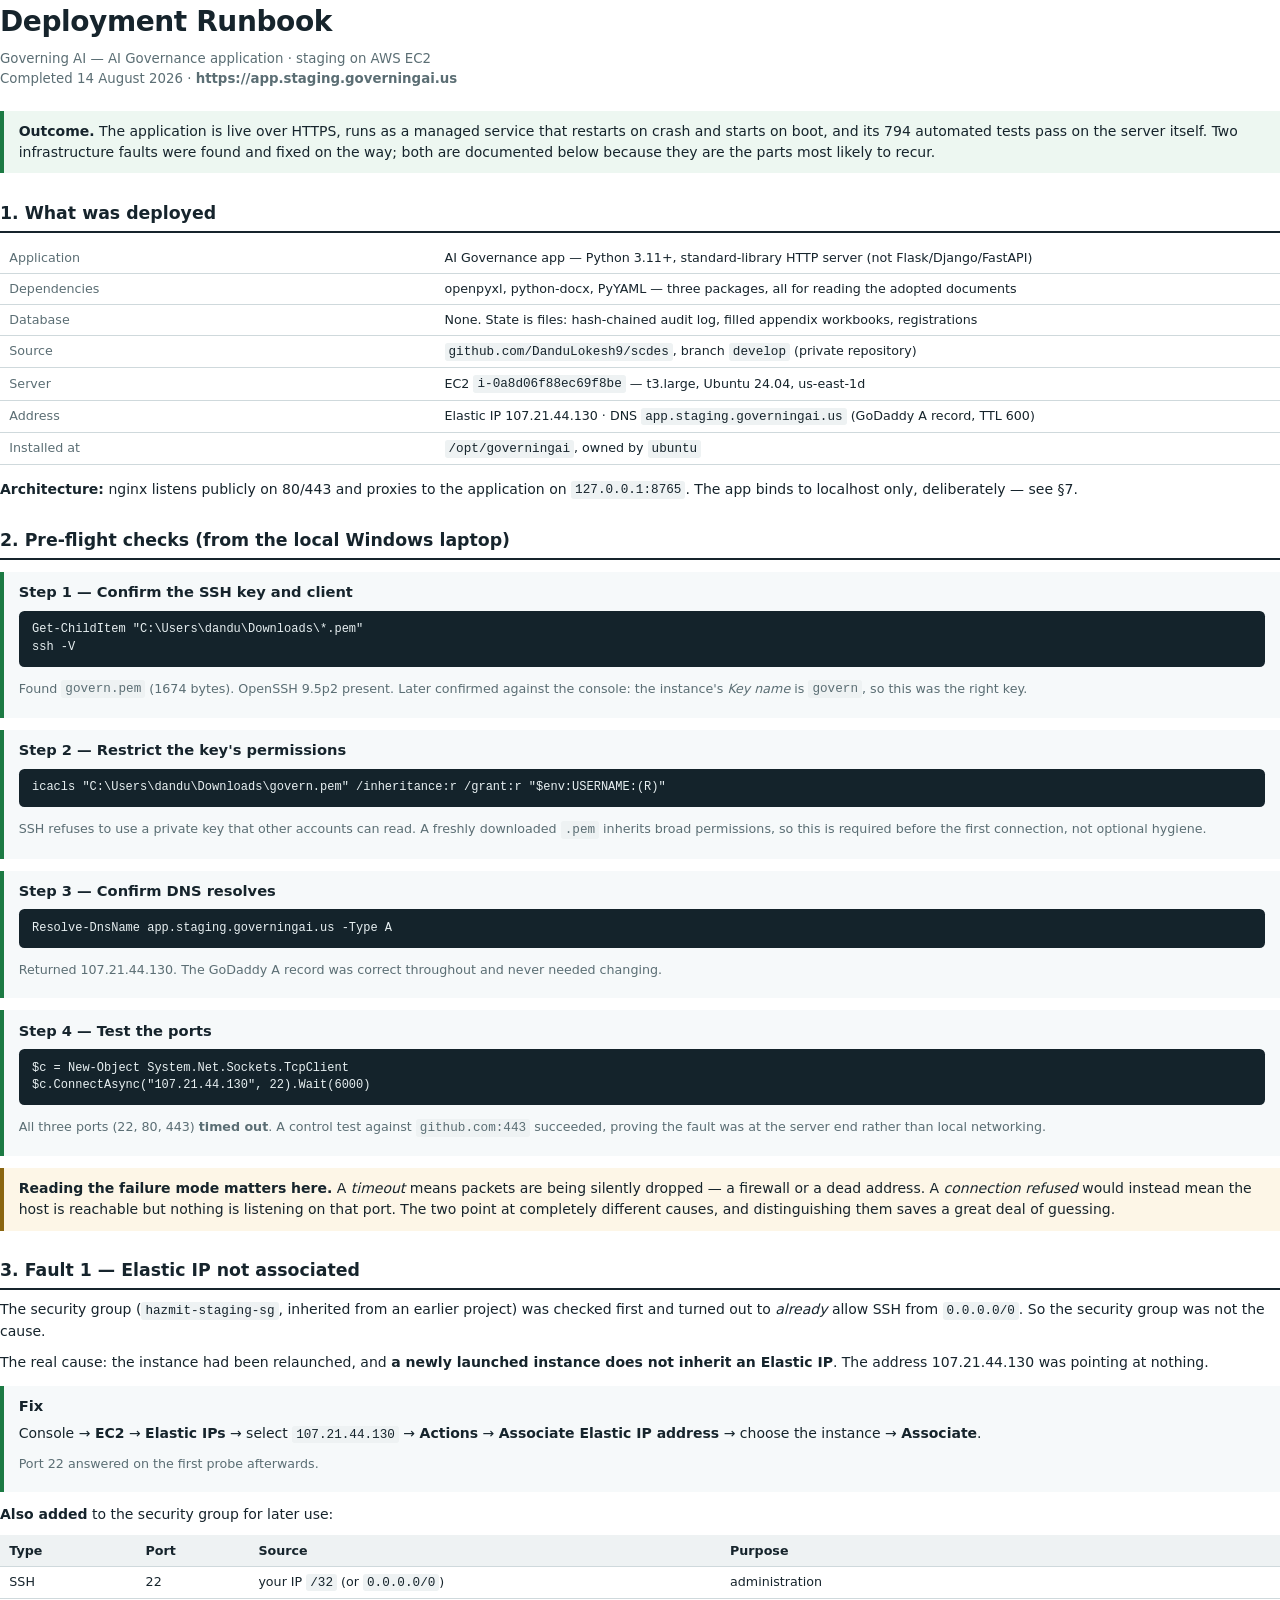
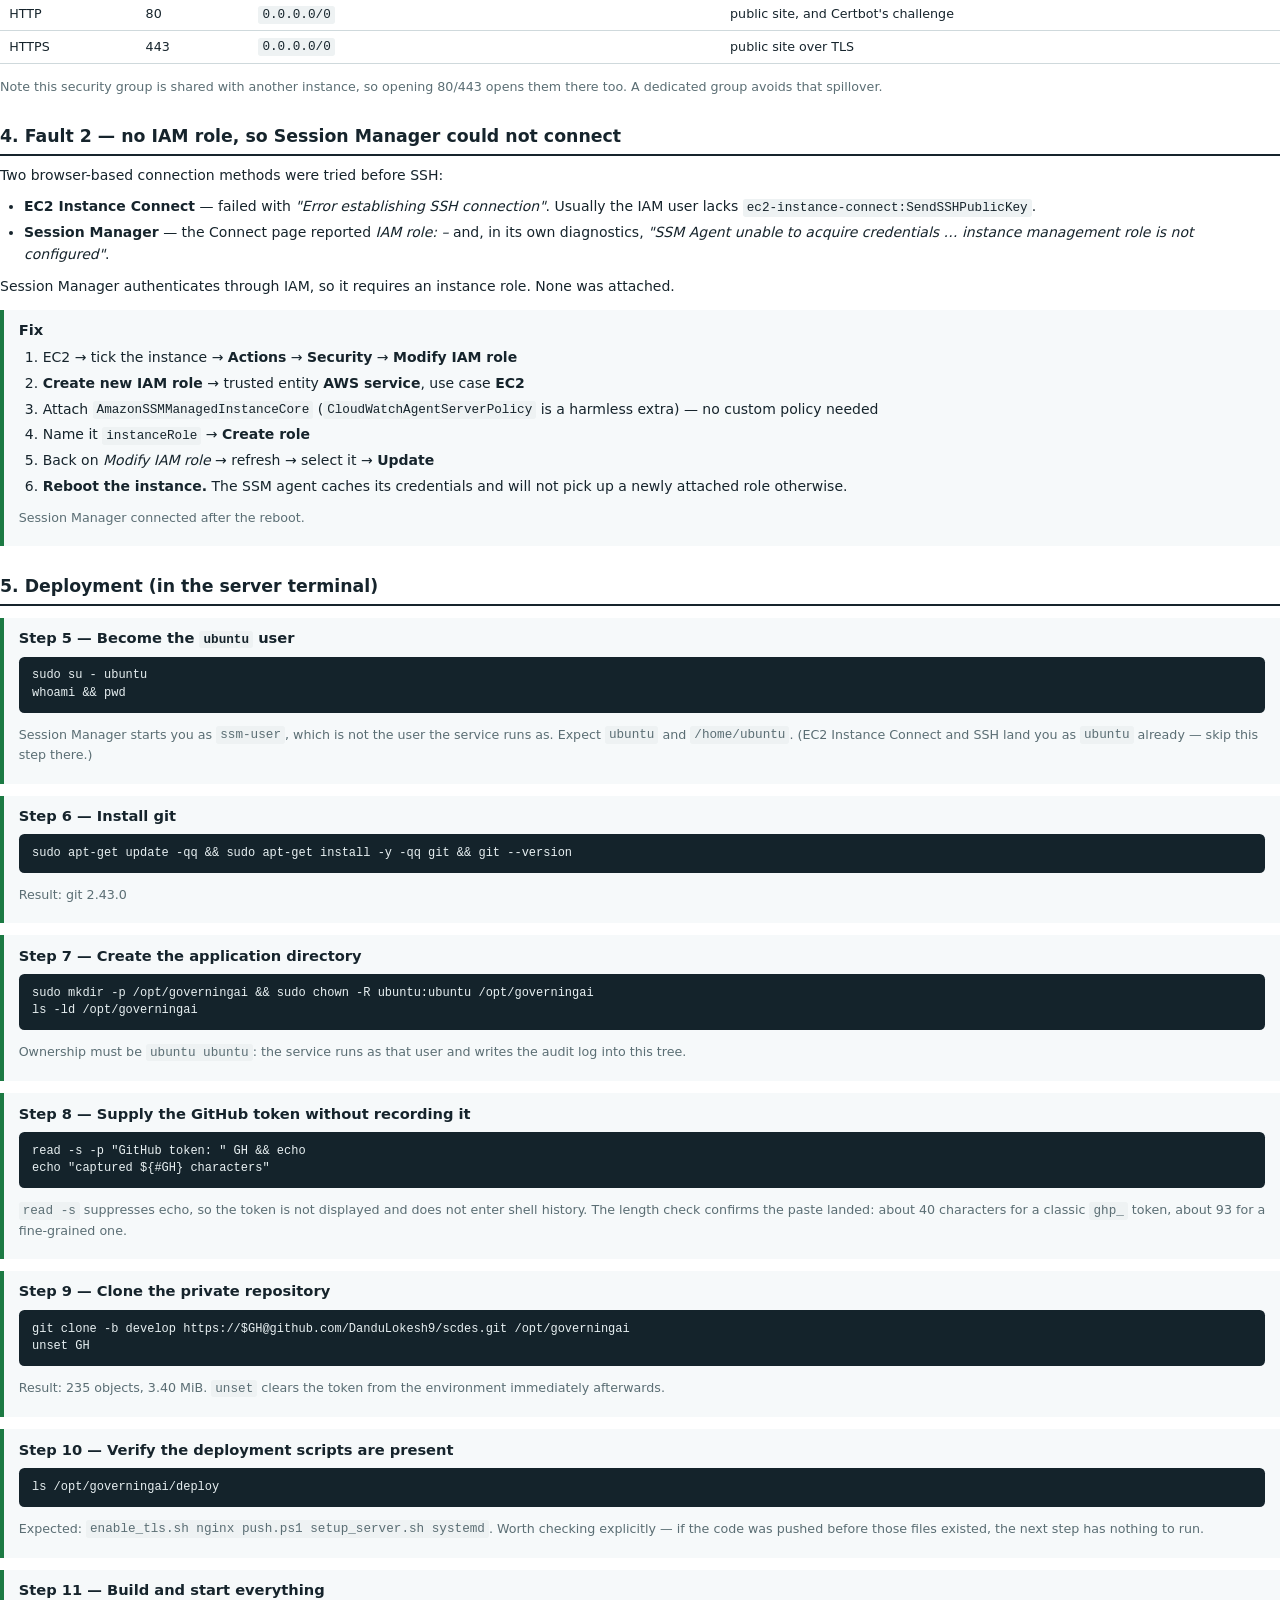
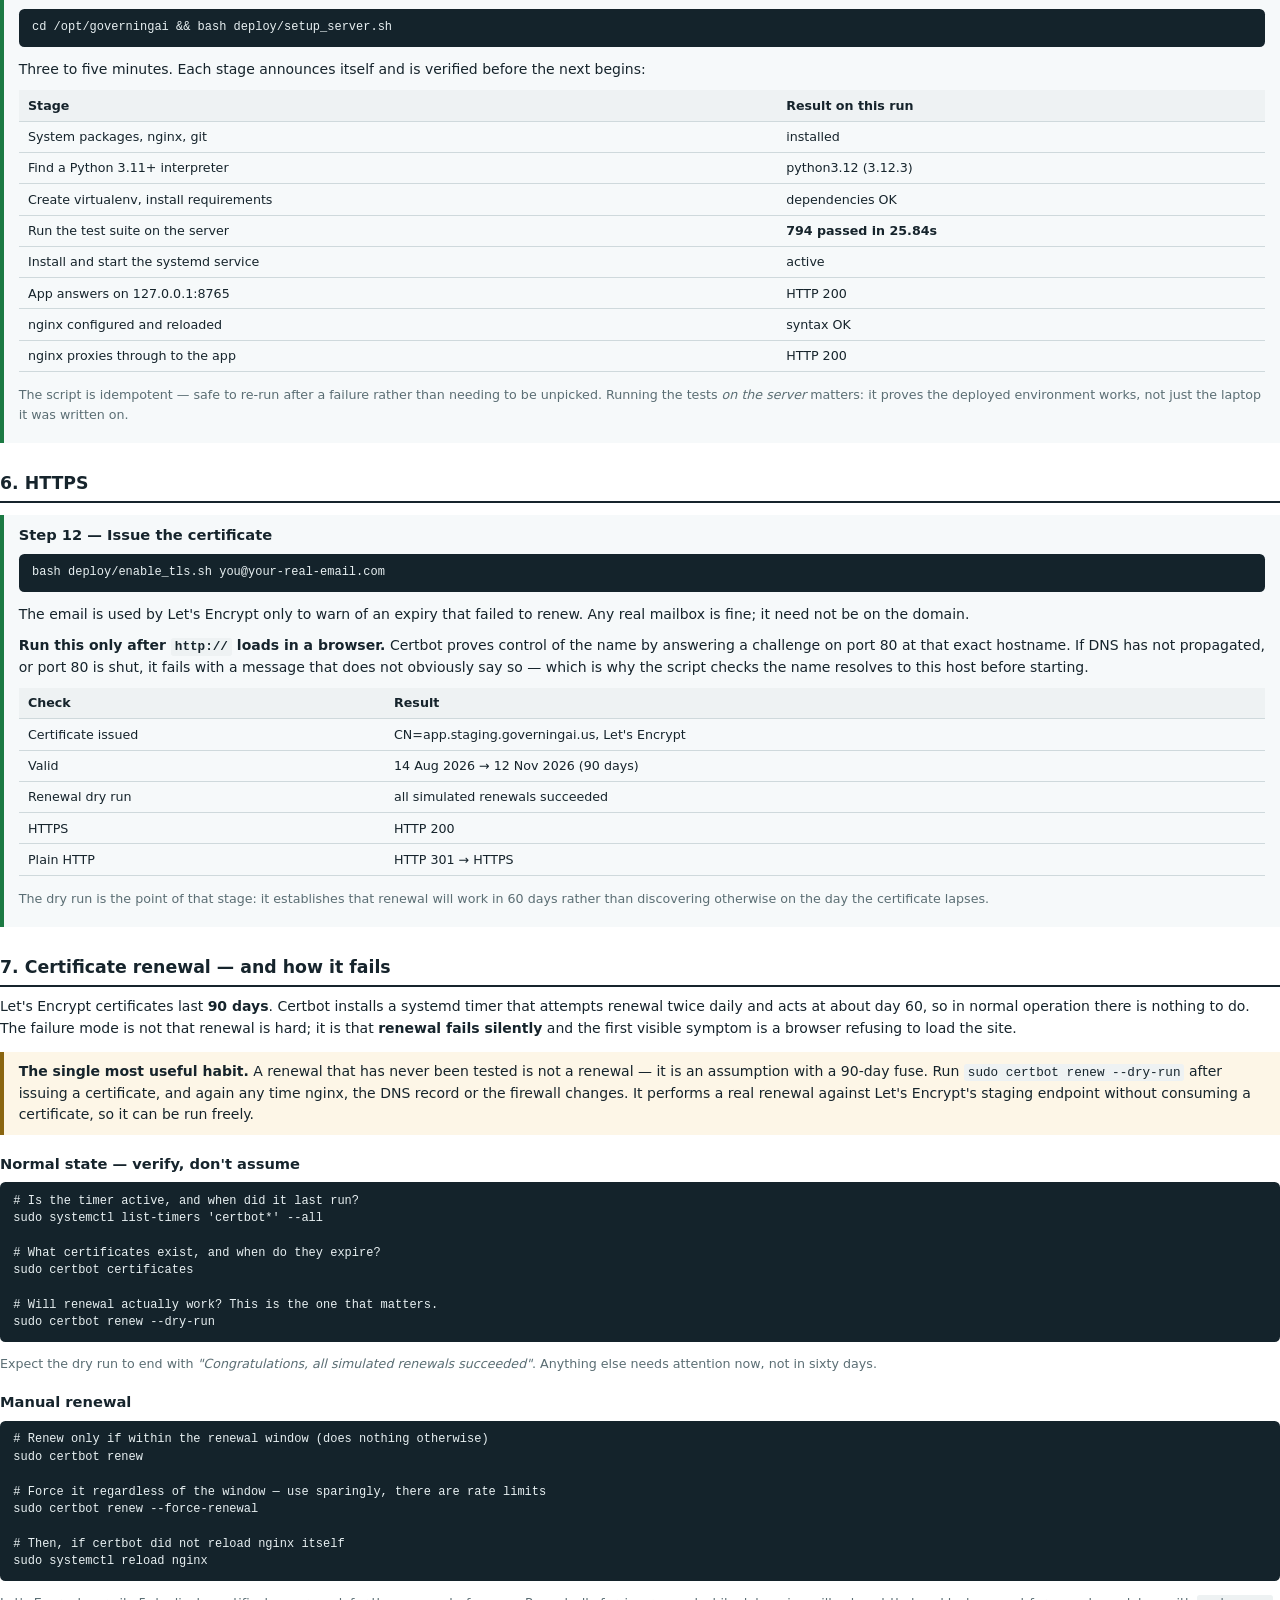
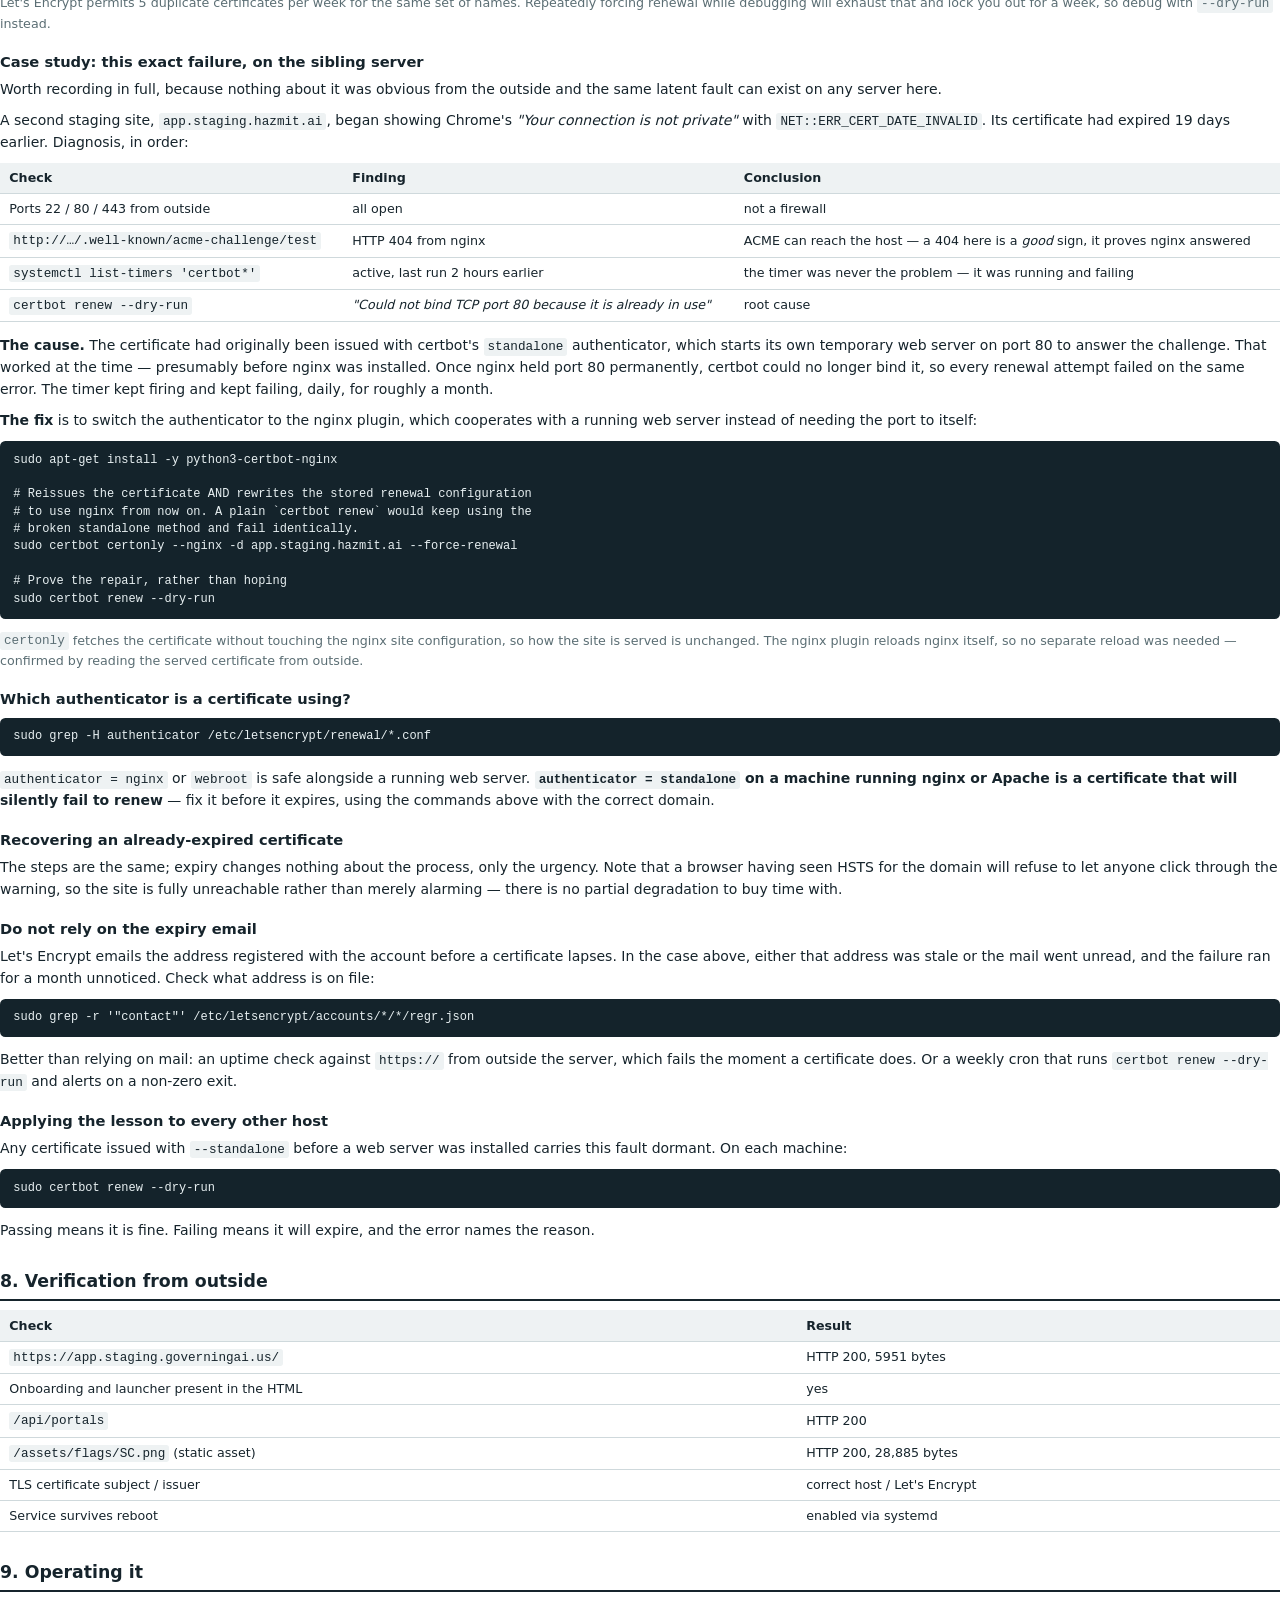
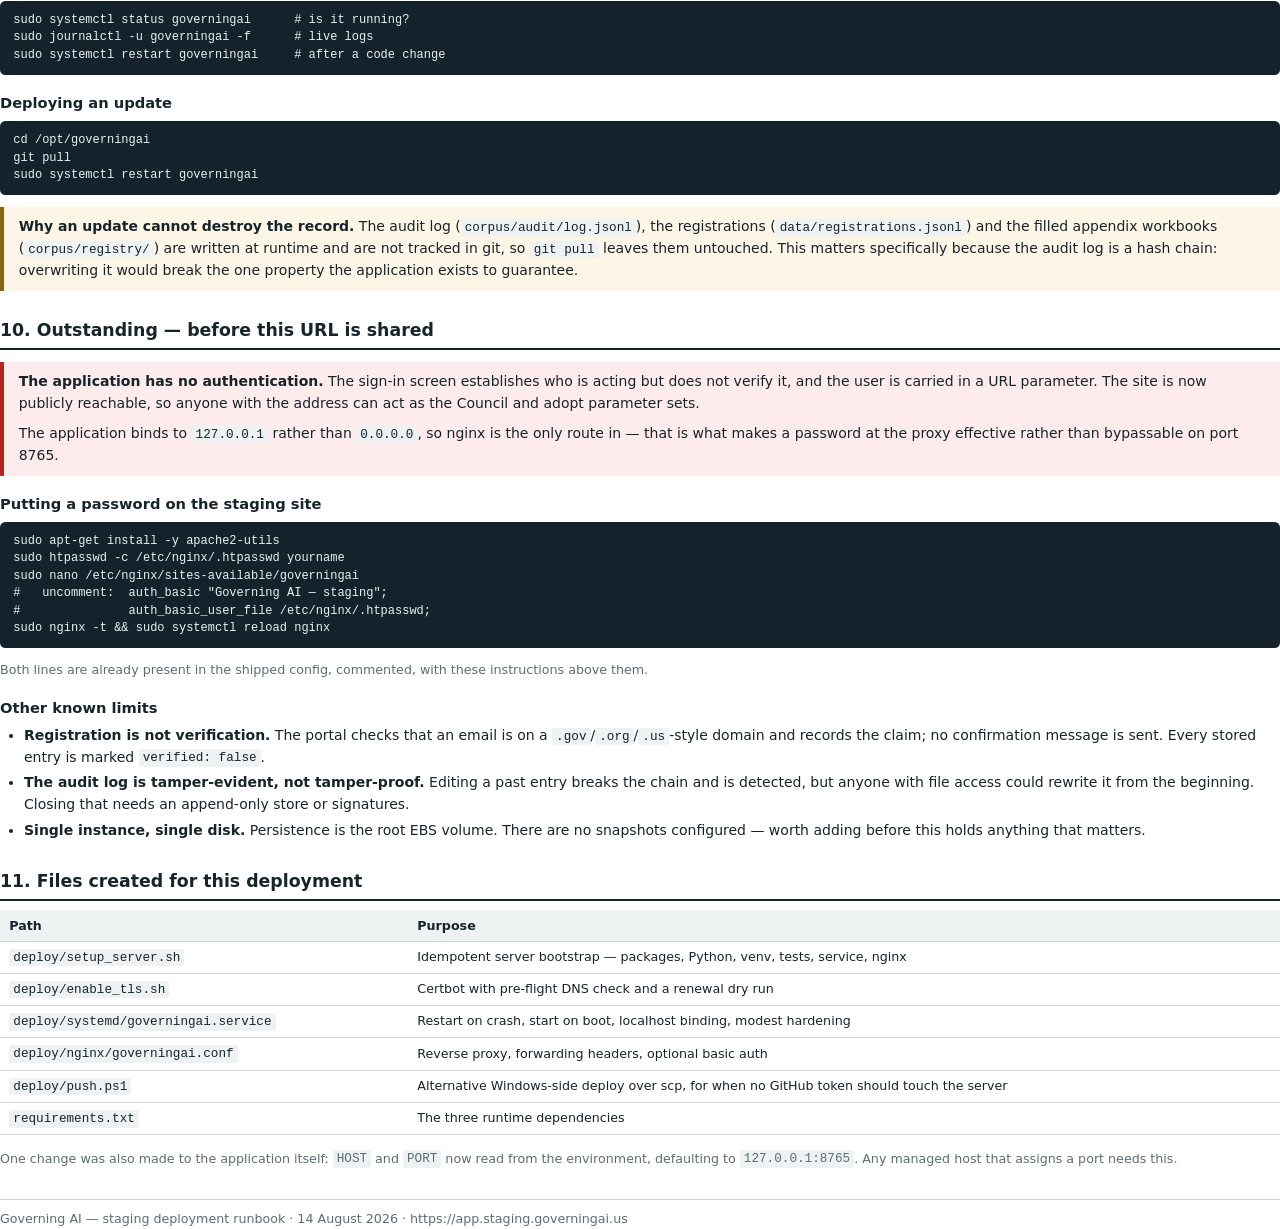
<file: deploy/DEPLOYMENT_RUNBOOK.html>
<!doctype html>
<html lang="en">
<head>
<meta charset="utf-8">
<title>Deployment Runbook — Governing AI staging</title>
<style>
  @page { size: A4; margin: 18mm 16mm; }
  * { box-sizing: border-box; }
  body {
    font: 10.5pt/1.55 "Segoe UI", system-ui, sans-serif;
    color: #16242c; margin: 0;
  }
  h1 { font-size: 21pt; margin: 0 0 4pt; letter-spacing: -.3pt; }
  .sub { color: #5b6e74; font-size: 10pt; margin: 0 0 16pt; }
  h2 {
    font-size: 13pt; margin: 20pt 0 7pt; padding-bottom: 3pt;
    border-bottom: 1.5pt solid #16242c;
  }
  h3 { font-size: 11pt; margin: 13pt 0 4pt; }
  p { margin: 0 0 7pt; }
  code, pre { font-family: Consolas, "Courier New", monospace; }
  code { background: #eef2f3; padding: 1pt 3pt; border-radius: 2pt; font-size: 9.5pt; }
  pre {
    background: #14232b; color: #e8f0f2; padding: 8pt 10pt; border-radius: 4pt;
    font-size: 9pt; line-height: 1.45; overflow-wrap: break-word;
    white-space: pre-wrap; margin: 5pt 0 9pt;
  }
  table { border-collapse: collapse; width: 100%; margin: 6pt 0 10pt; font-size: 9.5pt; }
  th, td { text-align: left; padding: 4pt 7pt; border-bottom: .6pt solid #cfd9dc; vertical-align: top; }
  th { background: #eef2f3; font-weight: 600; }
  .step {
    background: #f6f9fa; border-left: 3pt solid #1c7a43;
    padding: 7pt 11pt; margin: 9pt 0; page-break-inside: avoid;
  }
  .step h3 { margin-top: 0; }
  .warn { background: #fdf6e7; border-left: 3pt solid #8a6510; padding: 7pt 11pt; margin: 9pt 0; }
  .stop { background: #fdeceb; border-left: 3pt solid #b3261e; padding: 7pt 11pt; margin: 9pt 0; }
  .ok   { background: #edf7f1; border-left: 3pt solid #1c7a43; padding: 7pt 11pt; margin: 9pt 0; }
  .muted { color: #5b6e74; font-size: 9.5pt; }
  ul, ol { margin: 0 0 8pt; padding-left: 18pt; }
  li { margin-bottom: 3pt; }
  .kv { font-size: 9.5pt; }
  .kv td:first-child { color: #5b6e74; width: 34%; }
  footer { margin-top: 22pt; padding-top: 7pt; border-top: .6pt solid #cfd9dc; }
</style>
</head>
<body>

<h1>Deployment Runbook</h1>
<p class="sub">Governing AI — AI Governance application · staging on AWS EC2<br>
Completed 14 August 2026 · <strong>https://app.staging.governingai.us</strong></p>

<div class="ok">
  <strong>Outcome.</strong> The application is live over HTTPS, runs as a managed
  service that restarts on crash and starts on boot, and its 794 automated tests
  pass on the server itself. Two infrastructure faults were found and fixed on
  the way; both are documented below because they are the parts most likely to
  recur.
</div>

<h2>1. What was deployed</h2>

<table class="kv">
  <tr><td>Application</td><td>AI Governance app — Python 3.11+, standard-library HTTP server (not Flask/Django/FastAPI)</td></tr>
  <tr><td>Dependencies</td><td>openpyxl, python-docx, PyYAML — three packages, all for reading the adopted documents</td></tr>
  <tr><td>Database</td><td>None. State is files: hash-chained audit log, filled appendix workbooks, registrations</td></tr>
  <tr><td>Source</td><td><code>github.com/DanduLokesh9/scdes</code>, branch <code>develop</code> (private repository)</td></tr>
  <tr><td>Server</td><td>EC2 <code>i-0a8d06f88ec69f8be</code> — t3.large, Ubuntu 24.04, us-east-1d</td></tr>
  <tr><td>Address</td><td>Elastic IP 107.21.44.130 · DNS <code>app.staging.governingai.us</code> (GoDaddy A record, TTL 600)</td></tr>
  <tr><td>Installed at</td><td><code>/opt/governingai</code>, owned by <code>ubuntu</code></td></tr>
</table>

<p><strong>Architecture:</strong> nginx listens publicly on 80/443 and proxies to
the application on <code>127.0.0.1:8765</code>. The app binds to localhost only,
deliberately — see §7.</p>

<h2>2. Pre-flight checks (from the local Windows laptop)</h2>

<div class="step">
  <h3>Step 1 — Confirm the SSH key and client</h3>
<pre>Get-ChildItem "C:\Users\dandu\Downloads\*.pem"
ssh -V</pre>
  <p class="muted">Found <code>govern.pem</code> (1674 bytes). OpenSSH 9.5p2 present.
  Later confirmed against the console: the instance's <em>Key name</em> is
  <code>govern</code>, so this was the right key.</p>
</div>

<div class="step">
  <h3>Step 2 — Restrict the key's permissions</h3>
<pre>icacls "C:\Users\dandu\Downloads\govern.pem" /inheritance:r /grant:r "$env:USERNAME:(R)"</pre>
  <p class="muted">SSH refuses to use a private key that other accounts can read.
  A freshly downloaded <code>.pem</code> inherits broad permissions, so this is
  required before the first connection, not optional hygiene.</p>
</div>

<div class="step">
  <h3>Step 3 — Confirm DNS resolves</h3>
<pre>Resolve-DnsName app.staging.governingai.us -Type A</pre>
  <p class="muted">Returned 107.21.44.130. The GoDaddy A record was correct
  throughout and never needed changing.</p>
</div>

<div class="step">
  <h3>Step 4 — Test the ports</h3>
<pre>$c = New-Object System.Net.Sockets.TcpClient
$c.ConnectAsync("107.21.44.130", 22).Wait(6000)</pre>
  <p class="muted">All three ports (22, 80, 443) <strong>timed out</strong>. A
  control test against <code>github.com:443</code> succeeded, proving the fault
  was at the server end rather than local networking.</p>
</div>

<div class="warn">
  <strong>Reading the failure mode matters here.</strong> A <em>timeout</em> means
  packets are being silently dropped — a firewall or a dead address. A
  <em>connection refused</em> would instead mean the host is reachable but nothing
  is listening on that port. The two point at completely different causes, and
  distinguishing them saves a great deal of guessing.
</div>

<h2>3. Fault 1 — Elastic IP not associated</h2>

<p>The security group (<code>hazmit-staging-sg</code>, inherited from an earlier
project) was checked first and turned out to <em>already</em> allow SSH from
<code>0.0.0.0/0</code>. So the security group was not the cause.</p>

<p>The real cause: the instance had been relaunched, and <strong>a newly launched
instance does not inherit an Elastic IP</strong>. The address 107.21.44.130 was
pointing at nothing.</p>

<div class="step">
  <h3>Fix</h3>
  <p>Console → <strong>EC2</strong> → <strong>Elastic IPs</strong> → select
  <code>107.21.44.130</code> → <strong>Actions</strong> →
  <strong>Associate Elastic IP address</strong> → choose the instance →
  <strong>Associate</strong>.</p>
  <p class="muted">Port 22 answered on the first probe afterwards.</p>
</div>

<p><strong>Also added</strong> to the security group for later use:</p>
<table>
  <tr><th>Type</th><th>Port</th><th>Source</th><th>Purpose</th></tr>
  <tr><td>SSH</td><td>22</td><td>your IP <code>/32</code> (or <code>0.0.0.0/0</code>)</td><td>administration</td></tr>
  <tr><td>HTTP</td><td>80</td><td><code>0.0.0.0/0</code></td><td>public site, and Certbot's challenge</td></tr>
  <tr><td>HTTPS</td><td>443</td><td><code>0.0.0.0/0</code></td><td>public site over TLS</td></tr>
</table>
<p class="muted">Note this security group is shared with another instance, so
opening 80/443 opens them there too. A dedicated group avoids that spillover.</p>

<h2>4. Fault 2 — no IAM role, so Session Manager could not connect</h2>

<p>Two browser-based connection methods were tried before SSH:</p>
<ul>
  <li><strong>EC2 Instance Connect</strong> — failed with
  <em>"Error establishing SSH connection"</em>. Usually the IAM user lacks
  <code>ec2-instance-connect:SendSSHPublicKey</code>.</li>
  <li><strong>Session Manager</strong> — the Connect page reported
  <em>IAM role: –</em> and, in its own diagnostics,
  <em>"SSM Agent unable to acquire credentials … instance management role is not
  configured"</em>.</li>
</ul>

<p>Session Manager authenticates through IAM, so it requires an instance role.
None was attached.</p>

<div class="step">
  <h3>Fix</h3>
  <ol>
    <li>EC2 → tick the instance → <strong>Actions</strong> →
    <strong>Security</strong> → <strong>Modify IAM role</strong></li>
    <li><strong>Create new IAM role</strong> → trusted entity
    <strong>AWS service</strong>, use case <strong>EC2</strong></li>
    <li>Attach <code>AmazonSSMManagedInstanceCore</code>
    (<code>CloudWatchAgentServerPolicy</code> is a harmless extra) — no custom
    policy needed</li>
    <li>Name it <code>instanceRole</code> → <strong>Create role</strong></li>
    <li>Back on <em>Modify IAM role</em> → refresh → select it →
    <strong>Update</strong></li>
    <li><strong>Reboot the instance.</strong> The SSM agent caches its
    credentials and will not pick up a newly attached role otherwise.</li>
  </ol>
  <p class="muted">Session Manager connected after the reboot.</p>
</div>

<h2>5. Deployment (in the server terminal)</h2>

<div class="step">
  <h3>Step 5 — Become the <code>ubuntu</code> user</h3>
<pre>sudo su - ubuntu
whoami &amp;&amp; pwd</pre>
  <p class="muted">Session Manager starts you as <code>ssm-user</code>, which is
  not the user the service runs as. Expect <code>ubuntu</code> and
  <code>/home/ubuntu</code>. (EC2 Instance Connect and SSH land you as
  <code>ubuntu</code> already — skip this step there.)</p>
</div>

<div class="step">
  <h3>Step 6 — Install git</h3>
<pre>sudo apt-get update -qq &amp;&amp; sudo apt-get install -y -qq git &amp;&amp; git --version</pre>
  <p class="muted">Result: git 2.43.0</p>
</div>

<div class="step">
  <h3>Step 7 — Create the application directory</h3>
<pre>sudo mkdir -p /opt/governingai &amp;&amp; sudo chown -R ubuntu:ubuntu /opt/governingai
ls -ld /opt/governingai</pre>
  <p class="muted">Ownership must be <code>ubuntu ubuntu</code>: the service runs
  as that user and writes the audit log into this tree.</p>
</div>

<div class="step">
  <h3>Step 8 — Supply the GitHub token without recording it</h3>
<pre>read -s -p "GitHub token: " GH &amp;&amp; echo
echo "captured ${#GH} characters"</pre>
  <p class="muted"><code>read -s</code> suppresses echo, so the token is not
  displayed and does not enter shell history. The length check confirms the paste
  landed: about 40 characters for a classic <code>ghp_</code> token, about 93 for
  a fine-grained one.</p>
</div>

<div class="step">
  <h3>Step 9 — Clone the private repository</h3>
<pre>git clone -b develop https://$GH@github.com/DanduLokesh9/scdes.git /opt/governingai
unset GH</pre>
  <p class="muted">Result: 235 objects, 3.40 MiB. <code>unset</code> clears the
  token from the environment immediately afterwards.</p>
</div>

<div class="step">
  <h3>Step 10 — Verify the deployment scripts are present</h3>
<pre>ls /opt/governingai/deploy</pre>
  <p class="muted">Expected: <code>enable_tls.sh  nginx  push.ps1
  setup_server.sh  systemd</code>. Worth checking explicitly — if the code was
  pushed before those files existed, the next step has nothing to run.</p>
</div>

<div class="step">
  <h3>Step 11 — Build and start everything</h3>
<pre>cd /opt/governingai &amp;&amp; bash deploy/setup_server.sh</pre>
  <p>Three to five minutes. Each stage announces itself and is verified before
  the next begins:</p>
  <table>
    <tr><th>Stage</th><th>Result on this run</th></tr>
    <tr><td>System packages, nginx, git</td><td>installed</td></tr>
    <tr><td>Find a Python 3.11+ interpreter</td><td>python3.12 (3.12.3)</td></tr>
    <tr><td>Create virtualenv, install requirements</td><td>dependencies OK</td></tr>
    <tr><td>Run the test suite on the server</td><td><strong>794 passed in 25.84s</strong></td></tr>
    <tr><td>Install and start the systemd service</td><td>active</td></tr>
    <tr><td>App answers on 127.0.0.1:8765</td><td>HTTP 200</td></tr>
    <tr><td>nginx configured and reloaded</td><td>syntax OK</td></tr>
    <tr><td>nginx proxies through to the app</td><td>HTTP 200</td></tr>
  </table>
  <p class="muted">The script is idempotent — safe to re-run after a failure
  rather than needing to be unpicked. Running the tests <em>on the server</em>
  matters: it proves the deployed environment works, not just the laptop it was
  written on.</p>
</div>

<h2>6. HTTPS</h2>

<div class="step">
  <h3>Step 12 — Issue the certificate</h3>
<pre>bash deploy/enable_tls.sh you@your-real-email.com</pre>
  <p>The email is used by Let's Encrypt only to warn of an expiry that failed to
  renew. Any real mailbox is fine; it need not be on the domain.</p>
  <p><strong>Run this only after <code>http://</code> loads in a browser.</strong>
  Certbot proves control of the name by answering a challenge on port 80 at that
  exact hostname. If DNS has not propagated, or port 80 is shut, it fails with a
  message that does not obviously say so — which is why the script checks the
  name resolves to this host before starting.</p>
  <table>
    <tr><th>Check</th><th>Result</th></tr>
    <tr><td>Certificate issued</td><td>CN=app.staging.governingai.us, Let's Encrypt</td></tr>
    <tr><td>Valid</td><td>14 Aug 2026 → 12 Nov 2026 (90 days)</td></tr>
    <tr><td>Renewal dry run</td><td>all simulated renewals succeeded</td></tr>
    <tr><td>HTTPS</td><td>HTTP 200</td></tr>
    <tr><td>Plain HTTP</td><td>HTTP 301 → HTTPS</td></tr>
  </table>
  <p class="muted">The dry run is the point of that stage: it establishes that
  renewal will work in 60 days rather than discovering otherwise on the day the
  certificate lapses.</p>
</div>

<h2>7. Certificate renewal — and how it fails</h2>

<p>Let's Encrypt certificates last <strong>90 days</strong>. Certbot installs a
systemd timer that attempts renewal twice daily and acts at about day 60, so in
normal operation there is nothing to do. The failure mode is not that renewal is
hard; it is that <strong>renewal fails silently</strong> and the first visible
symptom is a browser refusing to load the site.</p>

<div class="warn">
  <strong>The single most useful habit.</strong> A renewal that has never been
  tested is not a renewal — it is an assumption with a 90-day fuse. Run
  <code>sudo certbot renew --dry-run</code> after issuing a certificate, and
  again any time nginx, the DNS record or the firewall changes. It performs a
  real renewal against Let's Encrypt's staging endpoint without consuming a
  certificate, so it can be run freely.
</div>

<h3>Normal state — verify, don't assume</h3>
<pre># Is the timer active, and when did it last run?
sudo systemctl list-timers 'certbot*' --all

# What certificates exist, and when do they expire?
sudo certbot certificates

# Will renewal actually work? This is the one that matters.
sudo certbot renew --dry-run</pre>
<p class="muted">Expect the dry run to end with <em>"Congratulations, all
simulated renewals succeeded"</em>. Anything else needs attention now, not in
sixty days.</p>

<h3>Manual renewal</h3>
<pre># Renew only if within the renewal window (does nothing otherwise)
sudo certbot renew

# Force it regardless of the window — use sparingly, there are rate limits
sudo certbot renew --force-renewal

# Then, if certbot did not reload nginx itself
sudo systemctl reload nginx</pre>
<p class="muted">Let's Encrypt permits 5 duplicate certificates per week for the
same set of names. Repeatedly forcing renewal while debugging will exhaust that
and lock you out for a week, so debug with <code>--dry-run</code> instead.</p>

<h3>Case study: this exact failure, on the sibling server</h3>

<p>Worth recording in full, because nothing about it was obvious from the
outside and the same latent fault can exist on any server here.</p>

<p>A second staging site, <code>app.staging.hazmit.ai</code>, began showing
Chrome's <em>"Your connection is not private"</em> with
<code>NET::ERR_CERT_DATE_INVALID</code>. Its certificate had expired 19 days
earlier. Diagnosis, in order:</p>

<table>
  <tr><th>Check</th><th>Finding</th><th>Conclusion</th></tr>
  <tr><td>Ports 22 / 80 / 443 from outside</td><td>all open</td><td>not a firewall</td></tr>
  <tr><td><code>http://…/.well-known/acme-challenge/test</code></td><td>HTTP 404 from nginx</td><td>ACME can reach the host — a 404 here is a <em>good</em> sign, it proves nginx answered</td></tr>
  <tr><td><code>systemctl list-timers 'certbot*'</code></td><td>active, last run 2 hours earlier</td><td>the timer was never the problem — it was running and failing</td></tr>
  <tr><td><code>certbot renew --dry-run</code></td><td><em>"Could not bind TCP port 80 because it is already in use"</em></td><td>root cause</td></tr>
</table>

<p><strong>The cause.</strong> The certificate had originally been issued with
certbot's <code>standalone</code> authenticator, which starts its own temporary
web server on port 80 to answer the challenge. That worked at the time —
presumably before nginx was installed. Once nginx held port 80 permanently,
certbot could no longer bind it, so every renewal attempt failed on the same
error. The timer kept firing and kept failing, daily, for roughly a month.</p>

<p><strong>The fix</strong> is to switch the authenticator to the nginx plugin,
which cooperates with a running web server instead of needing the port to
itself:</p>

<pre>sudo apt-get install -y python3-certbot-nginx

# Reissues the certificate AND rewrites the stored renewal configuration
# to use nginx from now on. A plain `certbot renew` would keep using the
# broken standalone method and fail identically.
sudo certbot certonly --nginx -d app.staging.hazmit.ai --force-renewal

# Prove the repair, rather than hoping
sudo certbot renew --dry-run</pre>

<p class="muted"><code>certonly</code> fetches the certificate without touching
the nginx site configuration, so how the site is served is unchanged. The nginx
plugin reloads nginx itself, so no separate reload was needed — confirmed by
reading the served certificate from outside.</p>

<h3>Which authenticator is a certificate using?</h3>
<pre>sudo grep -H authenticator /etc/letsencrypt/renewal/*.conf</pre>
<p><code>authenticator = nginx</code> or <code>webroot</code> is safe alongside a
running web server. <strong><code>authenticator = standalone</code> on a machine
running nginx or Apache is a certificate that will silently fail to renew</strong>
— fix it before it expires, using the commands above with the correct domain.</p>

<h3>Recovering an already-expired certificate</h3>
<p>The steps are the same; expiry changes nothing about the process, only the
urgency. Note that a browser having seen HSTS for the domain will refuse to let
anyone click through the warning, so the site is fully unreachable rather than
merely alarming — there is no partial degradation to buy time with.</p>

<h3>Do not rely on the expiry email</h3>
<p>Let's Encrypt emails the address registered with the account before a
certificate lapses. In the case above, either that address was stale or the mail
went unread, and the failure ran for a month unnoticed. Check what address is on
file:</p>
<pre>sudo grep -r '"contact"' /etc/letsencrypt/accounts/*/*/regr.json</pre>
<p>Better than relying on mail: an uptime check against
<code>https://</code> from outside the server, which fails the moment a
certificate does. Or a weekly cron that runs <code>certbot renew --dry-run</code>
and alerts on a non-zero exit.</p>

<h3>Applying the lesson to every other host</h3>
<p>Any certificate issued with <code>--standalone</code> before a web server was
installed carries this fault dormant. On each machine:</p>
<pre>sudo certbot renew --dry-run</pre>
<p>Passing means it is fine. Failing means it will expire, and the error names
the reason.</p>

<h2>8. Verification from outside</h2>

<table>
  <tr><th>Check</th><th>Result</th></tr>
  <tr><td><code>https://app.staging.governingai.us/</code></td><td>HTTP 200, 5951 bytes</td></tr>
  <tr><td>Onboarding and launcher present in the HTML</td><td>yes</td></tr>
  <tr><td><code>/api/portals</code></td><td>HTTP 200</td></tr>
  <tr><td><code>/assets/flags/SC.png</code> (static asset)</td><td>HTTP 200, 28,885 bytes</td></tr>
  <tr><td>TLS certificate subject / issuer</td><td>correct host / Let's Encrypt</td></tr>
  <tr><td>Service survives reboot</td><td>enabled via systemd</td></tr>
</table>

<h2>9. Operating it</h2>

<pre>sudo systemctl status governingai      # is it running?
sudo journalctl -u governingai -f      # live logs
sudo systemctl restart governingai     # after a code change</pre>

<h3>Deploying an update</h3>
<pre>cd /opt/governingai
git pull
sudo systemctl restart governingai</pre>

<div class="warn">
  <strong>Why an update cannot destroy the record.</strong> The audit log
  (<code>corpus/audit/log.jsonl</code>), the registrations
  (<code>data/registrations.jsonl</code>) and the filled appendix workbooks
  (<code>corpus/registry/</code>) are written at runtime and are not tracked in
  git, so <code>git pull</code> leaves them untouched. This matters specifically
  because the audit log is a hash chain: overwriting it would break the one
  property the application exists to guarantee.
</div>

<h2>10. Outstanding — before this URL is shared</h2>

<div class="stop">
  <strong>The application has no authentication.</strong> The sign-in screen
  establishes who is acting but does not verify it, and the user is carried in a
  URL parameter. The site is now publicly reachable, so anyone with the address
  can act as the Council and adopt parameter sets.
  <p style="margin:6pt 0 0">The application binds to <code>127.0.0.1</code>
  rather than <code>0.0.0.0</code>, so nginx is the only route in — that is what
  makes a password at the proxy effective rather than bypassable on port
  8765.</p>
</div>

<h3>Putting a password on the staging site</h3>
<pre>sudo apt-get install -y apache2-utils
sudo htpasswd -c /etc/nginx/.htpasswd yourname
sudo nano /etc/nginx/sites-available/governingai
#   uncomment:  auth_basic "Governing AI — staging";
#               auth_basic_user_file /etc/nginx/.htpasswd;
sudo nginx -t &amp;&amp; sudo systemctl reload nginx</pre>
<p class="muted">Both lines are already present in the shipped config, commented,
with these instructions above them.</p>

<h3>Other known limits</h3>
<ul>
  <li><strong>Registration is not verification.</strong> The portal checks that an
  email is on a <code>.gov</code>/<code>.org</code>/<code>.us</code>-style domain
  and records the claim; no confirmation message is sent. Every stored entry is
  marked <code>verified: false</code>.</li>
  <li><strong>The audit log is tamper-evident, not tamper-proof.</strong> Editing
  a past entry breaks the chain and is detected, but anyone with file access could
  rewrite it from the beginning. Closing that needs an append-only store or
  signatures.</li>
  <li><strong>Single instance, single disk.</strong> Persistence is the root EBS
  volume. There are no snapshots configured — worth adding before this holds
  anything that matters.</li>
</ul>

<h2>11. Files created for this deployment</h2>
<table>
  <tr><th>Path</th><th>Purpose</th></tr>
  <tr><td><code>deploy/setup_server.sh</code></td><td>Idempotent server bootstrap — packages, Python, venv, tests, service, nginx</td></tr>
  <tr><td><code>deploy/enable_tls.sh</code></td><td>Certbot with pre-flight DNS check and a renewal dry run</td></tr>
  <tr><td><code>deploy/systemd/governingai.service</code></td><td>Restart on crash, start on boot, localhost binding, modest hardening</td></tr>
  <tr><td><code>deploy/nginx/governingai.conf</code></td><td>Reverse proxy, forwarding headers, optional basic auth</td></tr>
  <tr><td><code>deploy/push.ps1</code></td><td>Alternative Windows-side deploy over scp, for when no GitHub token should touch the server</td></tr>
  <tr><td><code>requirements.txt</code></td><td>The three runtime dependencies</td></tr>
</table>
<p class="muted">One change was also made to the application itself:
<code>HOST</code> and <code>PORT</code> now read from the environment, defaulting
to <code>127.0.0.1:8765</code>. Any managed host that assigns a port needs this.</p>

<footer class="muted">
  Governing AI — staging deployment runbook · 14 August 2026 ·
  https://app.staging.governingai.us
</footer>

</body>
</html>
</file>
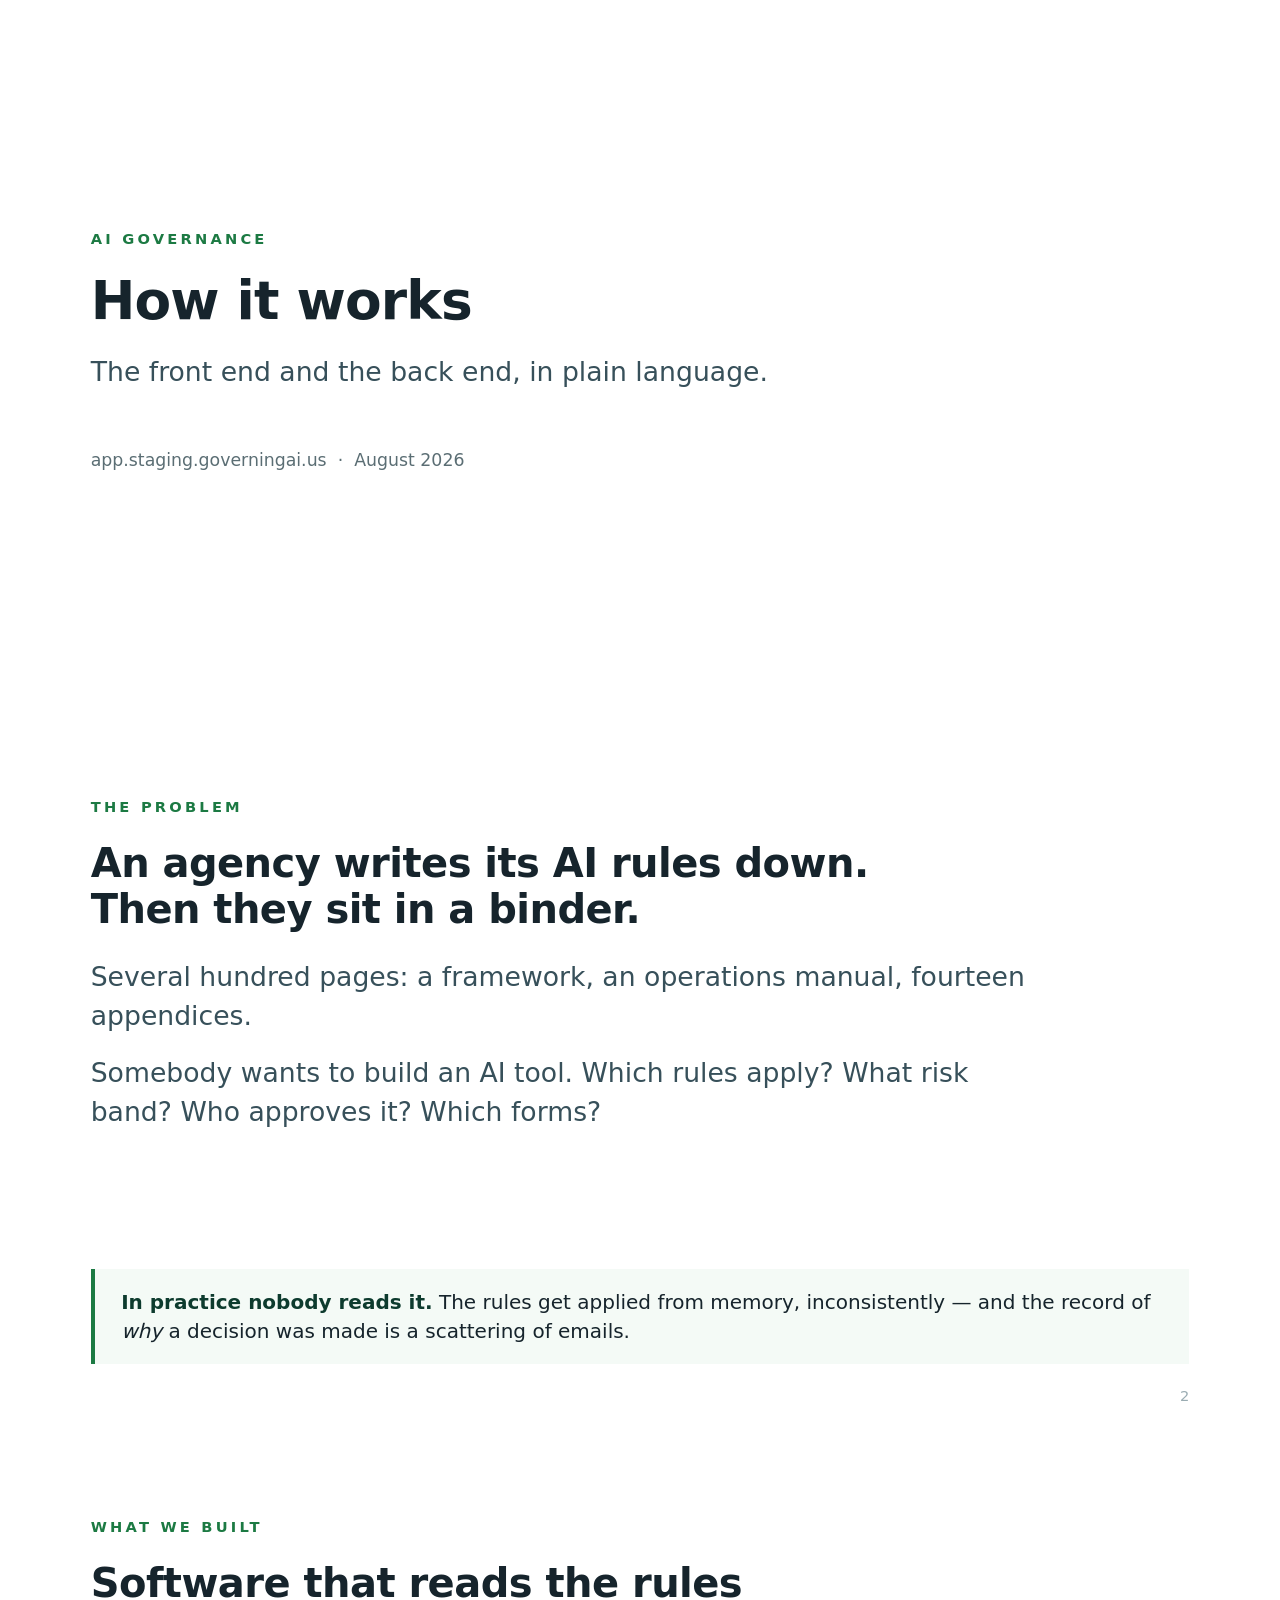
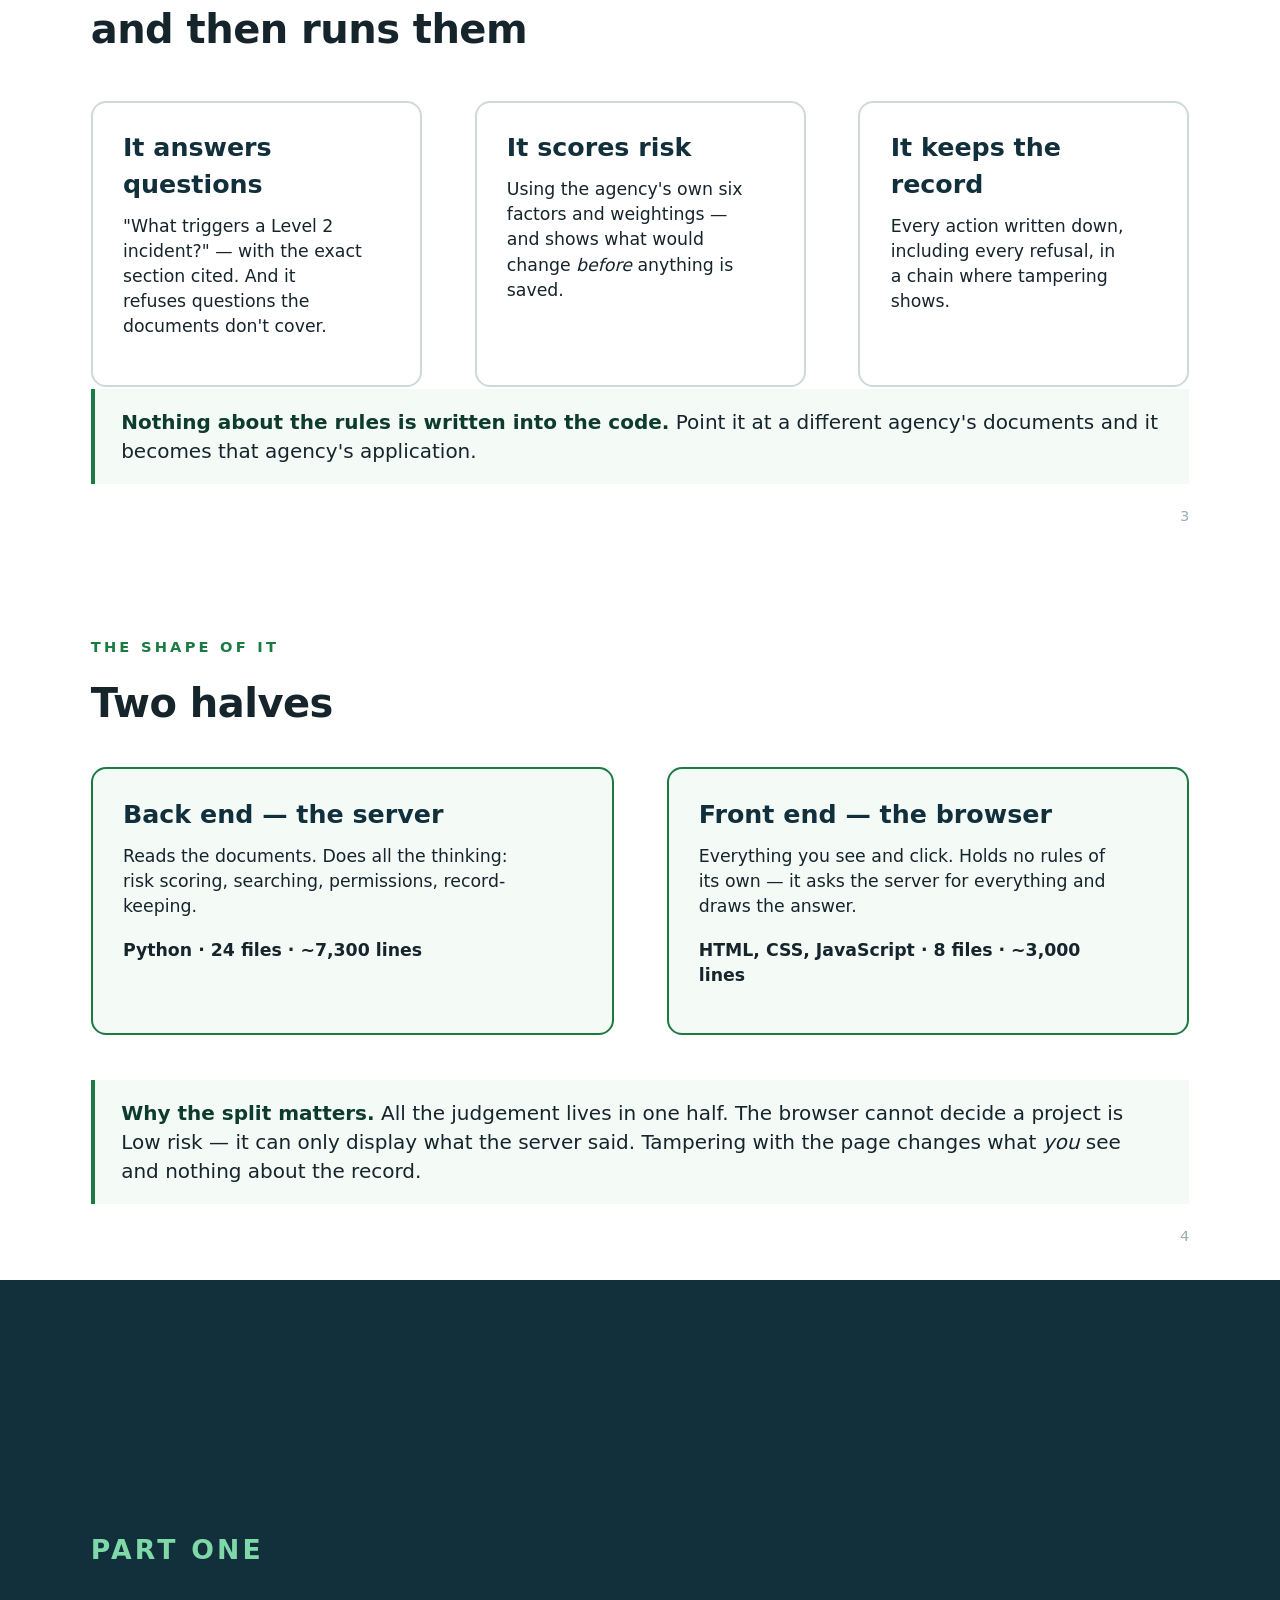
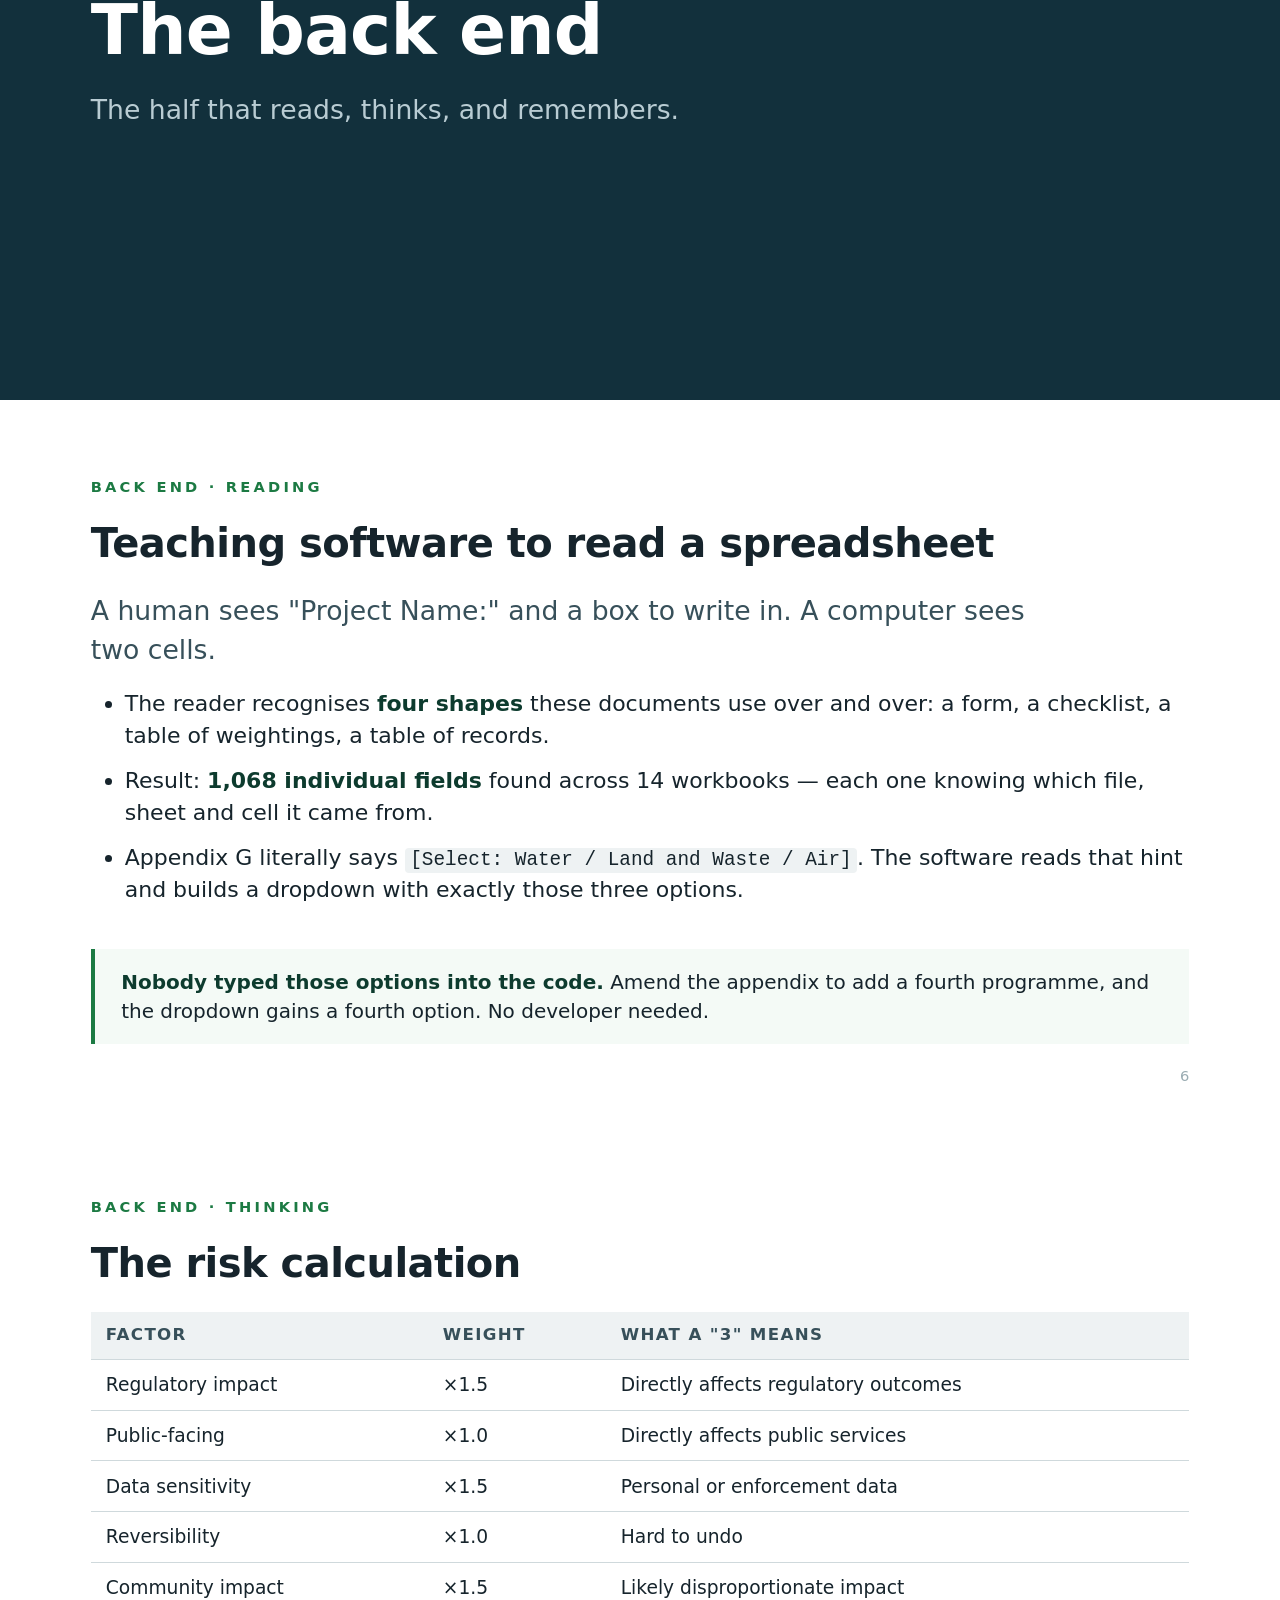
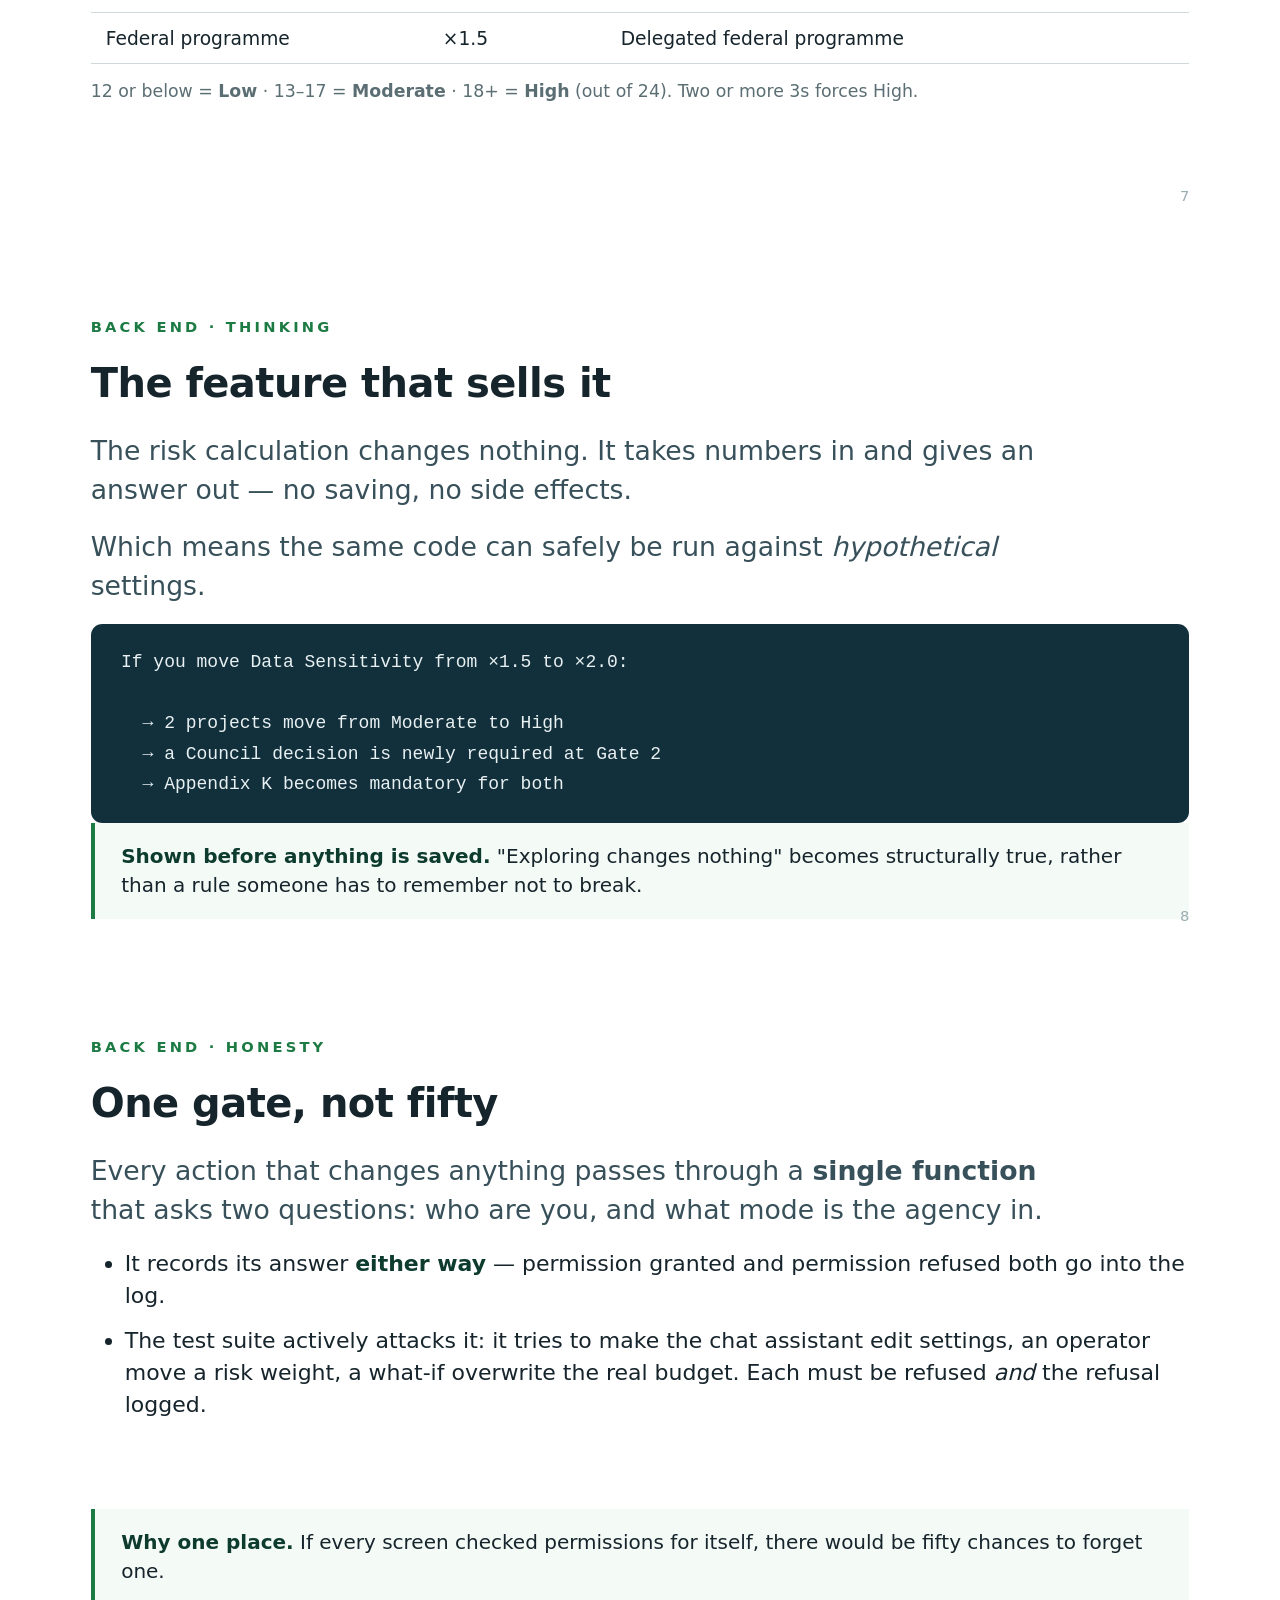
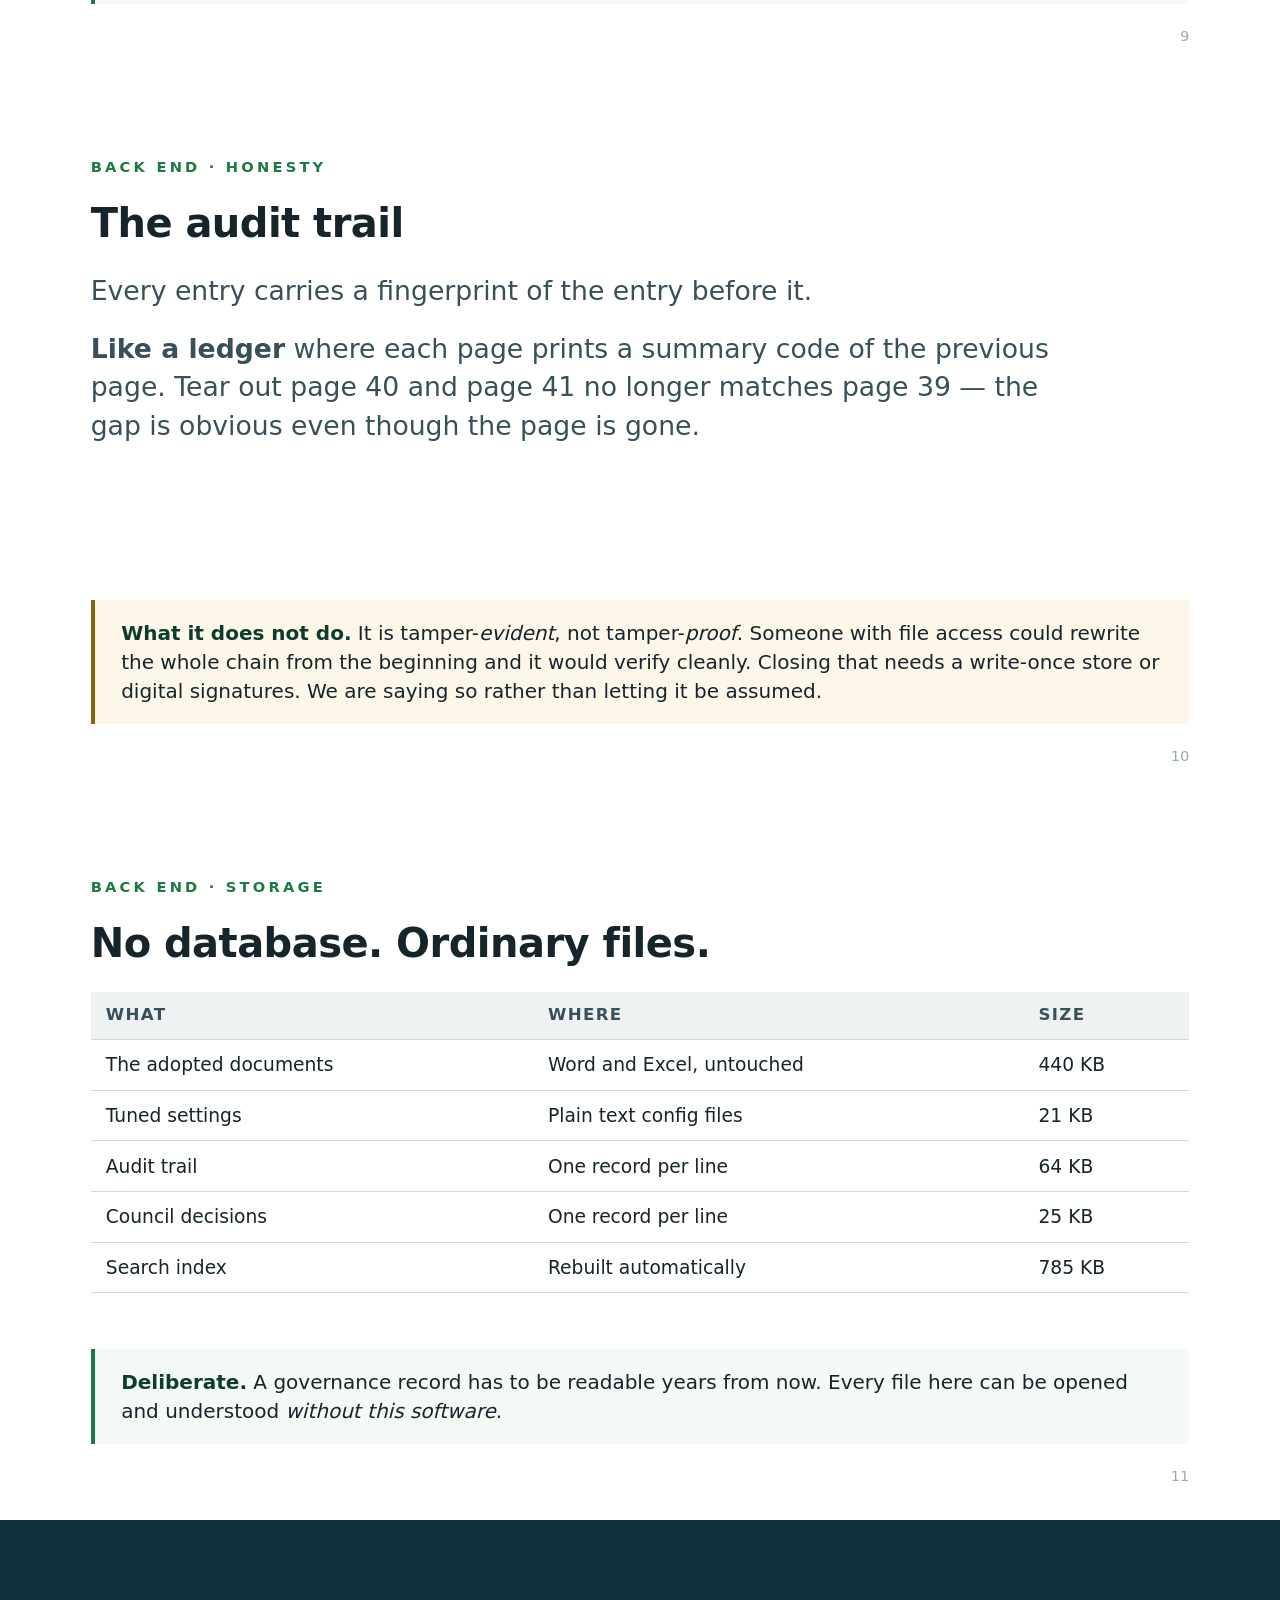
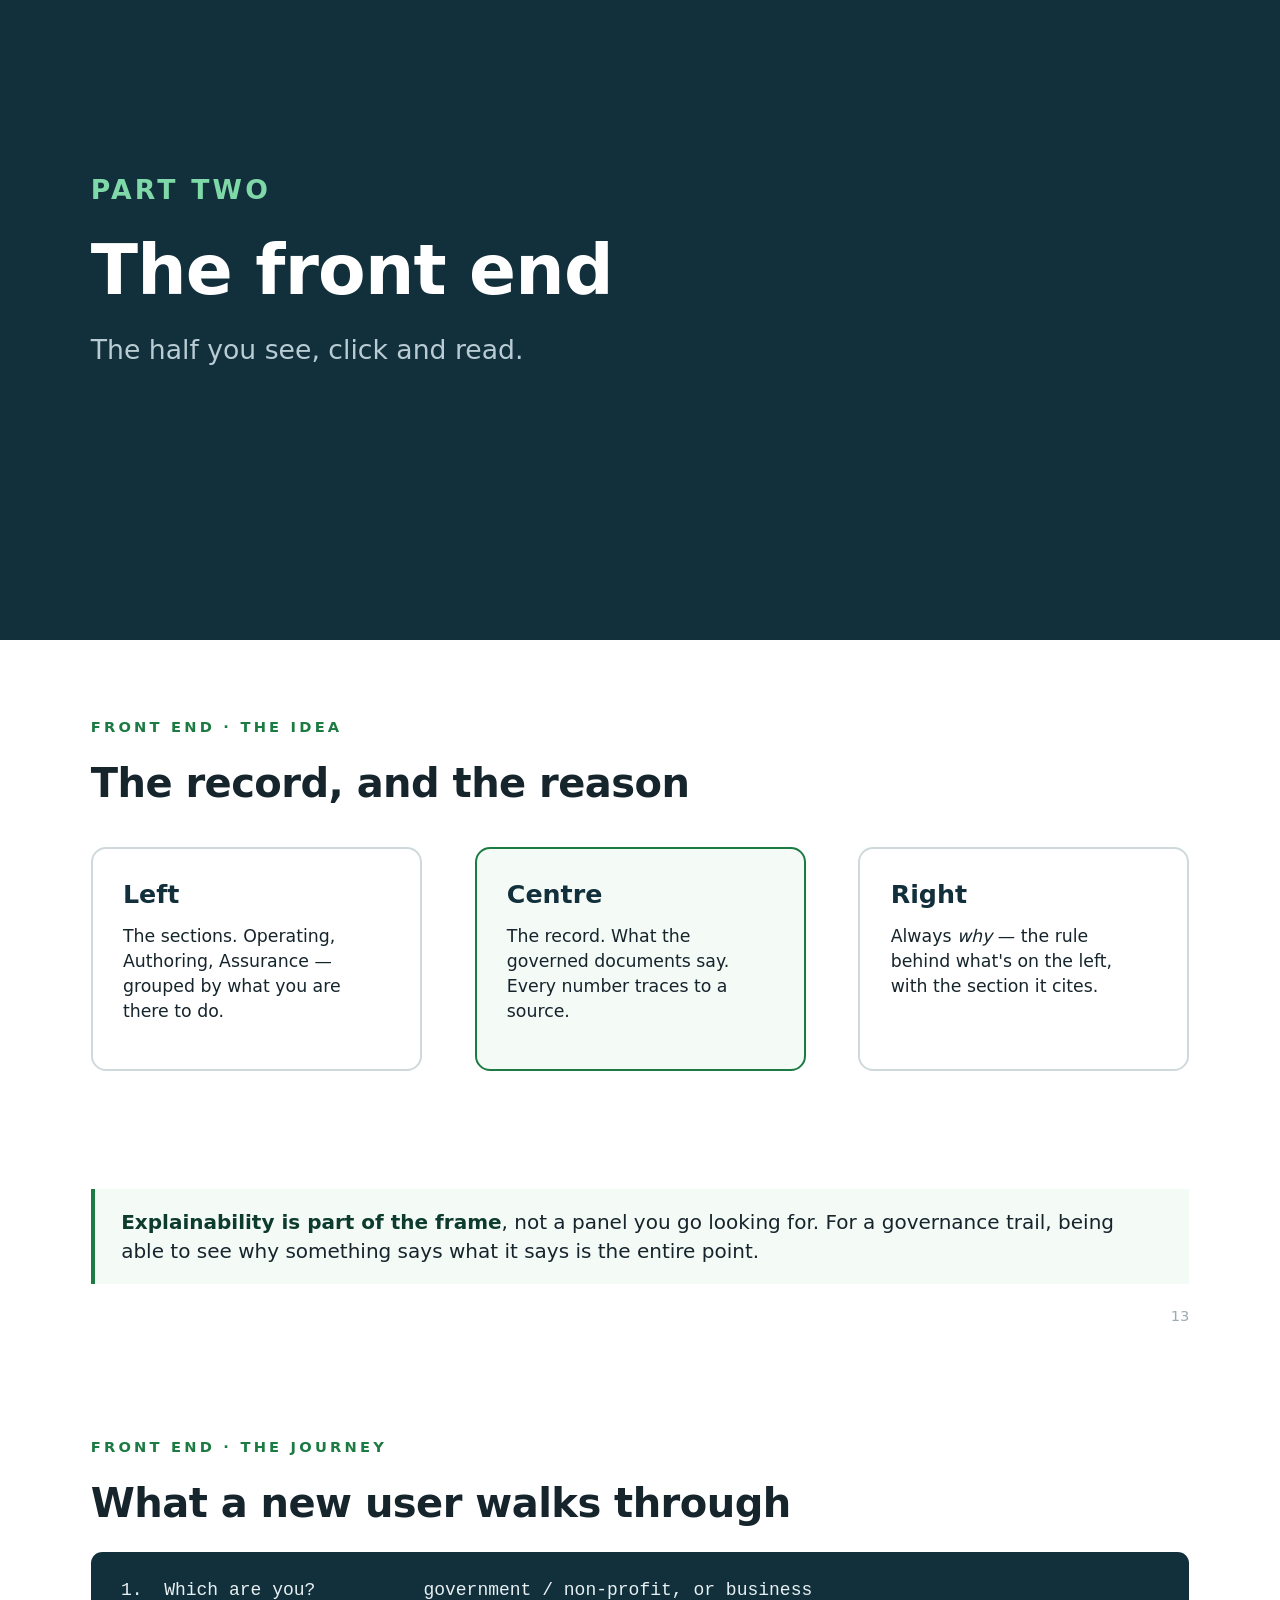
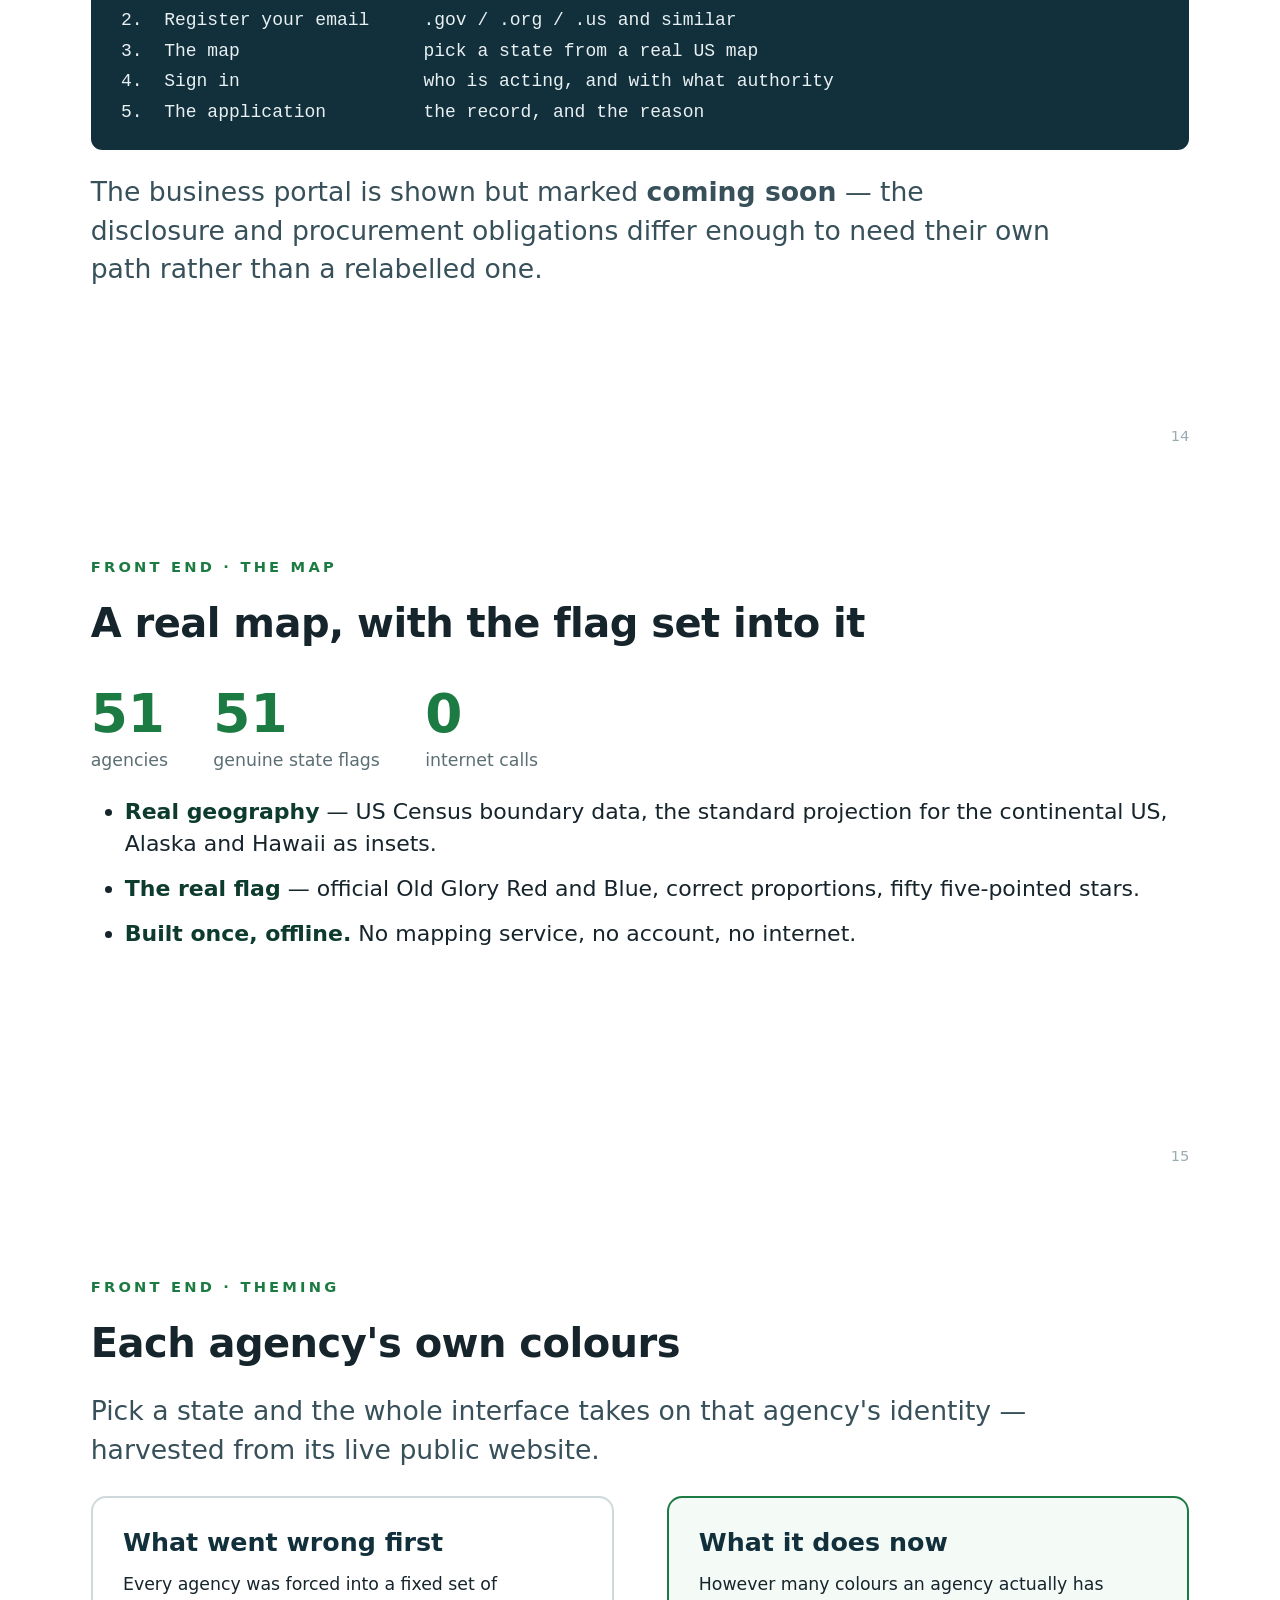
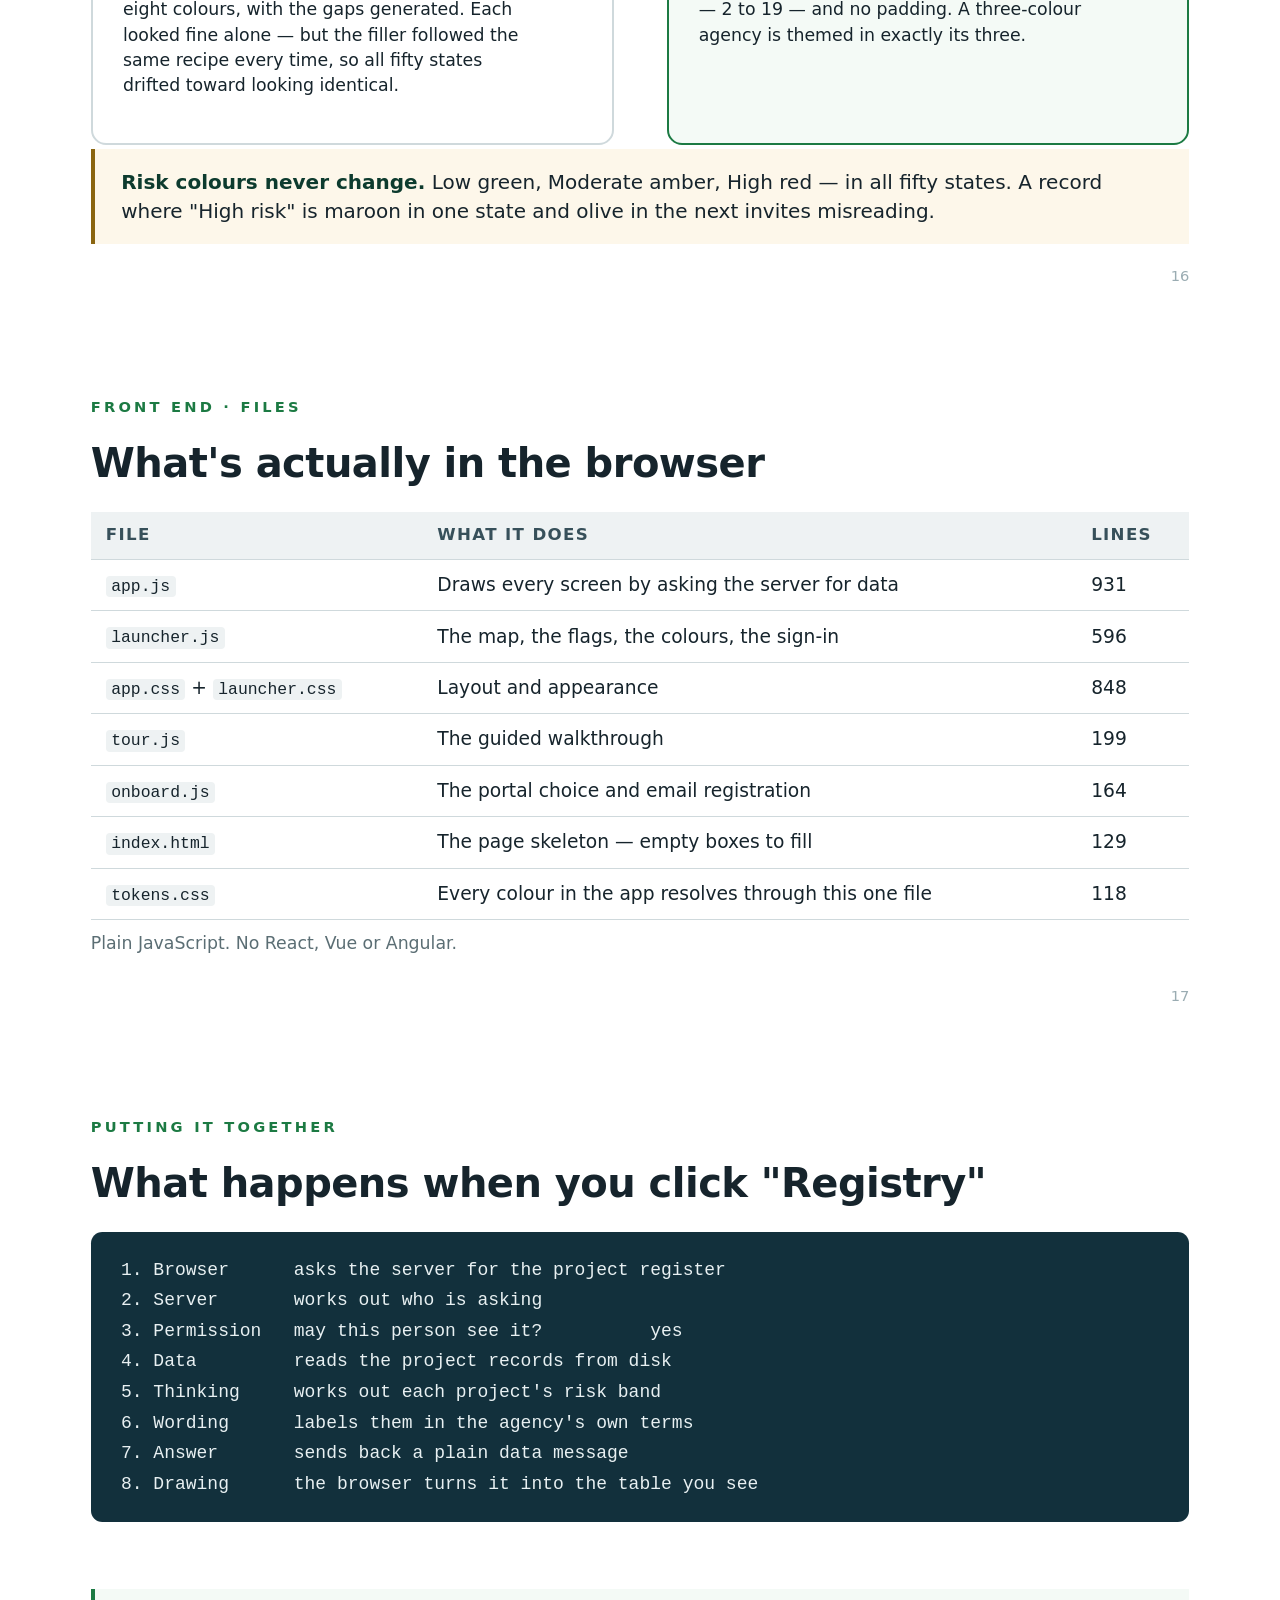
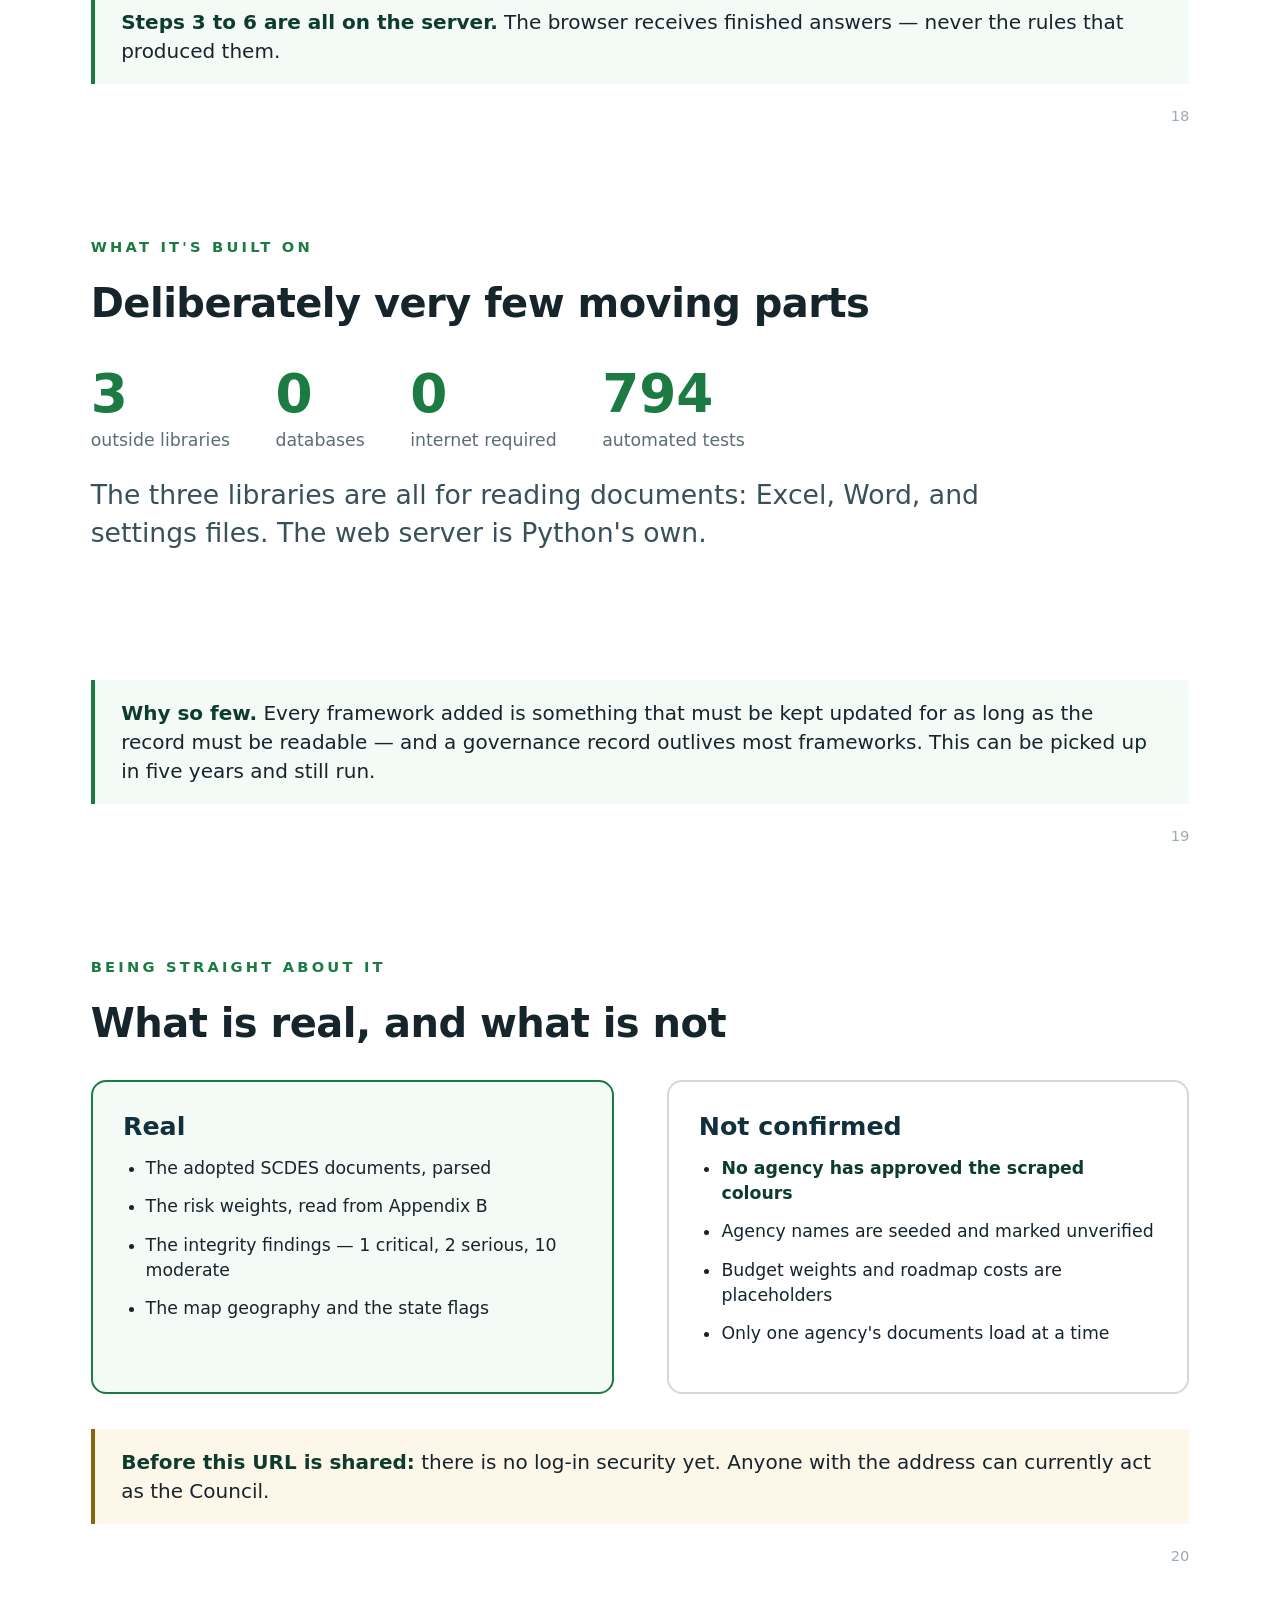
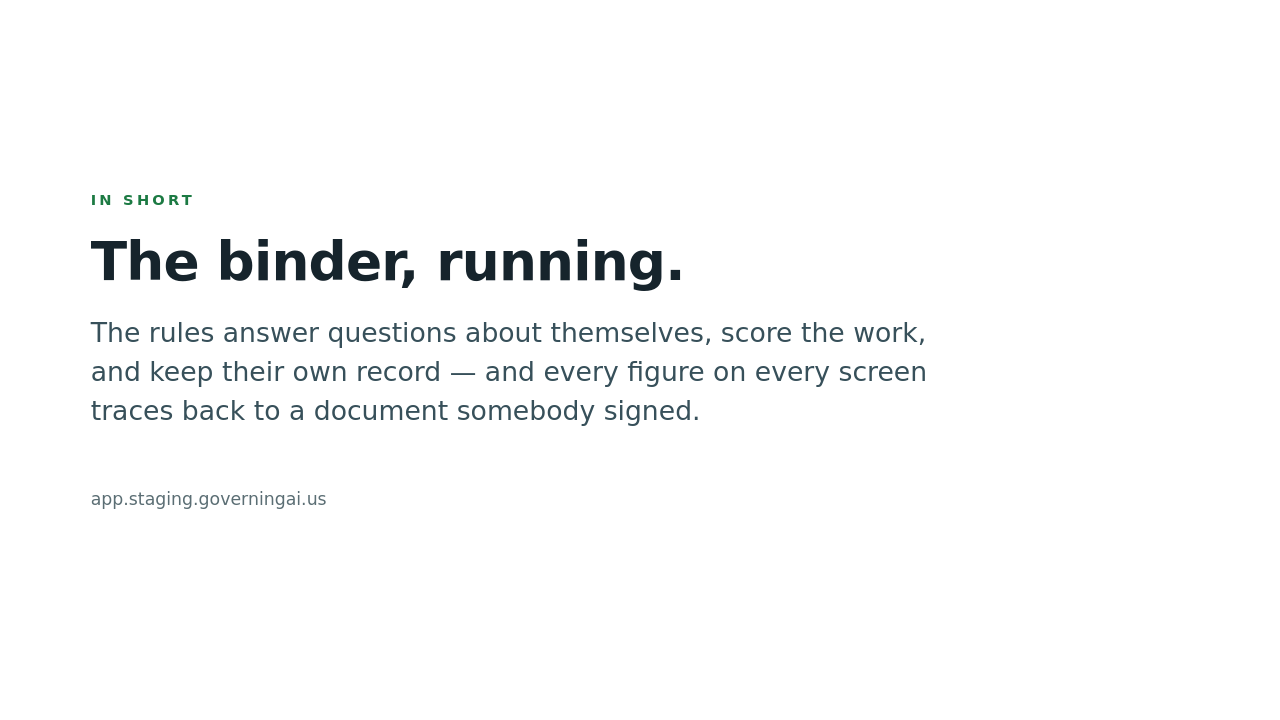
<file: deploy/PRESENTATION.html>
<!doctype html>
<html lang="en">
<head>
<meta charset="utf-8">
<title>How it works — Governing AI</title>
<style>
  /* 16:9, the standard presentation shape. One slide per page. */
  @page { size: 338.7mm 190.5mm; margin: 0; }
  * { box-sizing: border-box; }
  body { margin: 0; font: 16pt/1.45 "Segoe UI", system-ui, sans-serif; color: #16242c; }

  .slide {
    width: 338.7mm; height: 190.5mm;
    padding: 20mm 24mm;
    page-break-after: always;
    position: relative;
    display: flex; flex-direction: column;
    background: #ffffff;
  }
  .slide:last-child { page-break-after: auto; }

  .eyebrow {
    font-size: 11pt; letter-spacing: 2.4pt; text-transform: uppercase;
    color: #1c7a43; font-weight: 700; margin: 0 0 6mm;
  }
  h1 { font-size: 40pt; line-height: 1.1; margin: 0 0 6mm; letter-spacing: -.6pt; }
  h2 { font-size: 30pt; line-height: 1.15; margin: 0 0 7mm; letter-spacing: -.4pt; }
  h3 { font-size: 19pt; margin: 0 0 3mm; }
  p  { font-size: 16pt; margin: 0 0 5mm; max-width: 90%; }
  .lead { font-size: 20pt; color: #37505a; max-width: 88%; }
  .muted { color: #5b6e74; }
  .small { font-size: 13pt; }

  ul { margin: 0 0 5mm; padding-left: 9mm; }
  li { font-size: 16.5pt; margin-bottom: 3.5mm; }
  li b { color: #0d3b2e; }

  code { font-family: Consolas, monospace; font-size: .88em;
         background: #eef2f3; padding: 1pt 4pt; border-radius: 3pt; }

  /* section dividers */
  .divider { background: #12303c; color: #ffffff; justify-content: center; }
  .divider .eyebrow { color: #7fd8a8; }
  .divider h1 { font-size: 52pt; color: #ffffff; }
  .divider p { color: #b9ccd3; font-size: 20pt; }

  /* the two-column split */
  .cols { display: flex; gap: 14mm; margin-top: 2mm; }
  .col { flex: 1; }
  .card {
    border: 1.5pt solid #cfd9dc; border-radius: 4mm; padding: 7mm 8mm; height: 100%;
  }
  .card.accent { border-color: #1c7a43; background: #f4faf6; }
  .card h3 { color: #12303c; }

  /* stat row */
  .stats { display: flex; gap: 12mm; margin: 4mm 0 0; }
  .stat .n { font-size: 40pt; font-weight: 700; line-height: 1; color: #1c7a43; }
  .stat .l { font-size: 13pt; color: #5b6e74; margin-top: 2mm; }

  table { border-collapse: collapse; width: 100%; font-size: 14pt; }
  th, td { text-align: left; padding: 3mm 4mm; border-bottom: .7pt solid #cfd9dc;
           vertical-align: top; }
  th { background: #eef2f3; font-size: 12.5pt; text-transform: uppercase;
       letter-spacing: 1pt; color: #37505a; }

  pre {
    background: #12303c; color: #e8f0f2; border-radius: 3mm;
    padding: 6mm 8mm; font: 13.5pt/1.7 Consolas, monospace; margin: 0;
    white-space: pre-wrap;
  }

  .note {
    border-left: 3.5pt solid #1c7a43; background: #f4faf6;
    padding: 5mm 7mm; font-size: 15pt; margin-top: auto;
  }
  .note.warn { border-left-color: #8a6510; background: #fdf7ea; }
  .note b { color: #0d3b2e; }

  .pagenum {
    position: absolute; bottom: 9mm; right: 24mm;
    font-size: 11pt; color: #9aacb2;
  }
</style>
</head>
<body>

<!-- ============================================================ TITLE -->
<section class="slide" style="justify-content:center">
  <p class="eyebrow">AI Governance</p>
  <h1>How it works</h1>
  <p class="lead">The front end and the back end, in plain language.</p>
  <p class="small muted" style="margin-top:10mm">
    app.staging.governingai.us &nbsp;·&nbsp; August 2026
  </p>
</section>

<!-- ============================================================ PROBLEM -->
<section class="slide">
  <p class="eyebrow">The problem</p>
  <h2>An agency writes its AI rules down.<br>Then they sit in a binder.</h2>
  <p class="lead">Several hundred pages: a framework, an operations manual,
     fourteen appendices.</p>
  <p class="lead">Somebody wants to build an AI tool. Which rules apply? What risk
     band? Who approves it? Which forms?</p>
  <div class="note">
    <b>In practice nobody reads it.</b> The rules get applied from memory,
    inconsistently — and the record of <i>why</i> a decision was made is a
    scattering of emails.
  </div>
  <div class="pagenum">2</div>
</section>

<!-- ============================================================ WHAT IT IS -->
<section class="slide">
  <p class="eyebrow">What we built</p>
  <h2>Software that reads the rules<br>and then runs them</h2>
  <div class="cols" style="margin-top:6mm">
    <div class="col"><div class="card">
      <h3>It answers questions</h3>
      <p class="small">"What triggers a Level 2 incident?" — with the exact section
         cited. And it refuses questions the documents don't cover.</p>
    </div></div>
    <div class="col"><div class="card">
      <h3>It scores risk</h3>
      <p class="small">Using the agency's own six factors and weightings — and shows
         what would change <i>before</i> anything is saved.</p>
    </div></div>
    <div class="col"><div class="card">
      <h3>It keeps the record</h3>
      <p class="small">Every action written down, including every refusal, in a
         chain where tampering shows.</p>
    </div></div>
  </div>
  <div class="note">
    <b>Nothing about the rules is written into the code.</b> Point it at a
    different agency's documents and it becomes that agency's application.
  </div>
  <div class="pagenum">3</div>
</section>

<!-- ============================================================ TWO HALVES -->
<section class="slide">
  <p class="eyebrow">The shape of it</p>
  <h2>Two halves</h2>
  <div class="cols" style="margin-top:4mm">
    <div class="col"><div class="card accent">
      <h3>Back end — the server</h3>
      <p class="small">Reads the documents. Does all the thinking: risk scoring,
         searching, permissions, record-keeping.</p>
      <p class="small"><b>Python · 24 files · ~7,300 lines</b></p>
    </div></div>
    <div class="col"><div class="card accent">
      <h3>Front end — the browser</h3>
      <p class="small">Everything you see and click. Holds no rules of its own —
         it asks the server for everything and draws the answer.</p>
      <p class="small"><b>HTML, CSS, JavaScript · 8 files · ~3,000 lines</b></p>
    </div></div>
  </div>
  <div class="note">
    <b>Why the split matters.</b> All the judgement lives in one half. The browser
    cannot decide a project is Low risk — it can only display what the server said.
    Tampering with the page changes what <i>you</i> see and nothing about the record.
  </div>
  <div class="pagenum">4</div>
</section>

<!-- ============================================================ DIVIDER: BACK -->
<section class="slide divider">
  <p class="eyebrow">Part one</p>
  <h1>The back end</h1>
  <p>The half that reads, thinks, and remembers.</p>
</section>

<!-- ============================================================ BACK 1 -->
<section class="slide">
  <p class="eyebrow">Back end · reading</p>
  <h2>Teaching software to read a spreadsheet</h2>
  <p class="lead">A human sees "Project Name:" and a box to write in.
     A computer sees two cells.</p>
  <ul>
    <li>The reader recognises <b>four shapes</b> these documents use over and over:
        a form, a checklist, a table of weightings, a table of records.</li>
    <li>Result: <b>1,068 individual fields</b> found across 14 workbooks — each one
        knowing which file, sheet and cell it came from.</li>
    <li>Appendix G literally says <code>[Select: Water / Land and Waste / Air]</code>.
        The software reads that hint and builds a dropdown with exactly those
        three options.</li>
  </ul>
  <div class="note">
    <b>Nobody typed those options into the code.</b> Amend the appendix to add a
    fourth programme, and the dropdown gains a fourth option. No developer needed.
  </div>
  <div class="pagenum">6</div>
</section>

<!-- ============================================================ BACK 2 -->
<section class="slide">
  <p class="eyebrow">Back end · thinking</p>
  <h2>The risk calculation</h2>
  <table>
    <tr><th>Factor</th><th>Weight</th><th>What a "3" means</th></tr>
    <tr><td>Regulatory impact</td><td>×1.5</td><td>Directly affects regulatory outcomes</td></tr>
    <tr><td>Public-facing</td><td>×1.0</td><td>Directly affects public services</td></tr>
    <tr><td>Data sensitivity</td><td>×1.5</td><td>Personal or enforcement data</td></tr>
    <tr><td>Reversibility</td><td>×1.0</td><td>Hard to undo</td></tr>
    <tr><td>Community impact</td><td>×1.5</td><td>Likely disproportionate impact</td></tr>
    <tr><td>Federal programme</td><td>×1.5</td><td>Delegated federal programme</td></tr>
  </table>
  <p class="small muted" style="margin-top:4mm">
    12 or below = <b>Low</b> · 13–17 = <b>Moderate</b> · 18+ = <b>High</b>
    (out of 24). Two or more 3s forces High.
  </p>
  <div class="pagenum">7</div>
</section>

<!-- ============================================================ BACK 3 -->
<section class="slide">
  <p class="eyebrow">Back end · thinking</p>
  <h2>The feature that sells it</h2>
  <p class="lead">The risk calculation changes nothing. It takes numbers in and
     gives an answer out — no saving, no side effects.</p>
  <p class="lead">Which means the same code can safely be run against
     <i>hypothetical</i> settings.</p>
  <pre>If you move Data Sensitivity from ×1.5 to ×2.0:

  → 2 projects move from Moderate to High
  → a Council decision is newly required at Gate 2
  → Appendix K becomes mandatory for both</pre>
  <div class="note">
    <b>Shown before anything is saved.</b> "Exploring changes nothing" becomes
    structurally true, rather than a rule someone has to remember not to break.
  </div>
  <div class="pagenum">8</div>
</section>

<!-- ============================================================ BACK 4 -->
<section class="slide">
  <p class="eyebrow">Back end · honesty</p>
  <h2>One gate, not fifty</h2>
  <p class="lead">Every action that changes anything passes through a
     <b>single function</b> that asks two questions: who are you, and what mode is
     the agency in.</p>
  <ul>
    <li>It records its answer <b>either way</b> — permission granted and permission
        refused both go into the log.</li>
    <li>The test suite actively attacks it: it tries to make the chat assistant
        edit settings, an operator move a risk weight, a what-if overwrite the real
        budget. Each must be refused <i>and</i> the refusal logged.</li>
  </ul>
  <div class="note">
    <b>Why one place.</b> If every screen checked permissions for itself, there
    would be fifty chances to forget one.
  </div>
  <div class="pagenum">9</div>
</section>

<!-- ============================================================ BACK 5 -->
<section class="slide">
  <p class="eyebrow">Back end · honesty</p>
  <h2>The audit trail</h2>
  <p class="lead">Every entry carries a fingerprint of the entry before it.</p>
  <p class="lead"><b>Like a ledger</b> where each page prints a summary code of the
     previous page. Tear out page 40 and page 41 no longer matches page 39 — the
     gap is obvious even though the page is gone.</p>
  <div class="note warn">
    <b>What it does not do.</b> It is tamper-<i>evident</i>, not
    tamper-<i>proof</i>. Someone with file access could rewrite the whole chain
    from the beginning and it would verify cleanly. Closing that needs a
    write-once store or digital signatures. We are saying so rather than letting
    it be assumed.
  </div>
  <div class="pagenum">10</div>
</section>

<!-- ============================================================ BACK 6 -->
<section class="slide">
  <p class="eyebrow">Back end · storage</p>
  <h2>No database. Ordinary files.</h2>
  <table>
    <tr><th>What</th><th>Where</th><th>Size</th></tr>
    <tr><td>The adopted documents</td><td>Word and Excel, untouched</td><td>440 KB</td></tr>
    <tr><td>Tuned settings</td><td>Plain text config files</td><td>21 KB</td></tr>
    <tr><td>Audit trail</td><td>One record per line</td><td>64 KB</td></tr>
    <tr><td>Council decisions</td><td>One record per line</td><td>25 KB</td></tr>
    <tr><td>Search index</td><td>Rebuilt automatically</td><td>785 KB</td></tr>
  </table>
  <div class="note">
    <b>Deliberate.</b> A governance record has to be readable years from now.
    Every file here can be opened and understood <i>without this software</i>.
  </div>
  <div class="pagenum">11</div>
</section>

<!-- ============================================================ DIVIDER: FRONT -->
<section class="slide divider">
  <p class="eyebrow">Part two</p>
  <h1>The front end</h1>
  <p>The half you see, click and read.</p>
</section>

<!-- ============================================================ FRONT 1 -->
<section class="slide">
  <p class="eyebrow">Front end · the idea</p>
  <h2>The record, and the reason</h2>
  <div class="cols" style="margin-top:4mm">
    <div class="col"><div class="card">
      <h3>Left</h3>
      <p class="small">The sections. Operating, Authoring, Assurance — grouped by
         what you are there to do.</p>
    </div></div>
    <div class="col"><div class="card accent">
      <h3>Centre</h3>
      <p class="small">The record. What the governed documents say. Every number
         traces to a source.</p>
    </div></div>
    <div class="col"><div class="card">
      <h3>Right</h3>
      <p class="small">Always <i>why</i> — the rule behind what's on the left, with
         the section it cites.</p>
    </div></div>
  </div>
  <div class="note">
    <b>Explainability is part of the frame</b>, not a panel you go looking for.
    For a governance trail, being able to see why something says what it says is
    the entire point.
  </div>
  <div class="pagenum">13</div>
</section>

<!-- ============================================================ FRONT 2 -->
<section class="slide">
  <p class="eyebrow">Front end · the journey</p>
  <h2>What a new user walks through</h2>
  <pre>1.  Which are you?          government / non-profit, or business
2.  Register your email     .gov / .org / .us and similar
3.  The map                 pick a state from a real US map
4.  Sign in                 who is acting, and with what authority
5.  The application         the record, and the reason</pre>
  <p class="lead" style="margin-top:6mm">The business portal is shown but marked
     <b>coming soon</b> — the disclosure and procurement obligations differ enough
     to need their own path rather than a relabelled one.</p>
  <div class="pagenum">14</div>
</section>

<!-- ============================================================ FRONT 3 -->
<section class="slide">
  <p class="eyebrow">Front end · the map</p>
  <h2>A real map, with the flag set into it</h2>
  <div class="stats">
    <div class="stat"><div class="n">51</div><div class="l">agencies</div></div>
    <div class="stat"><div class="n">51</div><div class="l">genuine state flags</div></div>
    <div class="stat"><div class="n">0</div><div class="l">internet calls</div></div>
  </div>
  <ul style="margin-top:6mm">
    <li><b>Real geography</b> — US Census boundary data, the standard projection for
        the continental US, Alaska and Hawaii as insets.</li>
    <li><b>The real flag</b> — official Old Glory Red and Blue, correct proportions,
        fifty five-pointed stars.</li>
    <li><b>Built once, offline.</b> No mapping service, no account, no internet.</li>
  </ul>
  <div class="pagenum">15</div>
</section>

<!-- ============================================================ FRONT 4 -->
<section class="slide">
  <p class="eyebrow">Front end · theming</p>
  <h2>Each agency's own colours</h2>
  <p class="lead">Pick a state and the whole interface takes on that agency's
     identity — harvested from its live public website.</p>
  <div class="cols" style="margin-top:2mm">
    <div class="col"><div class="card">
      <h3>What went wrong first</h3>
      <p class="small">Every agency was forced into a fixed set of eight colours,
         with the gaps generated. Each looked fine alone — but the filler followed
         the same recipe every time, so all fifty states drifted toward looking
         identical.</p>
    </div></div>
    <div class="col"><div class="card accent">
      <h3>What it does now</h3>
      <p class="small">However many colours an agency actually has — 2 to 19 —
         and no padding. A three-colour agency is themed in exactly its three.</p>
    </div></div>
  </div>
  <div class="note warn">
    <b>Risk colours never change.</b> Low green, Moderate amber, High red — in all
    fifty states. A record where "High risk" is maroon in one state and olive in
    the next invites misreading.
  </div>
  <div class="pagenum">16</div>
</section>

<!-- ============================================================ FRONT 5 -->
<section class="slide">
  <p class="eyebrow">Front end · files</p>
  <h2>What's actually in the browser</h2>
  <table>
    <tr><th>File</th><th>What it does</th><th>Lines</th></tr>
    <tr><td><code>app.js</code></td><td>Draws every screen by asking the server for data</td><td>931</td></tr>
    <tr><td><code>launcher.js</code></td><td>The map, the flags, the colours, the sign-in</td><td>596</td></tr>
    <tr><td><code>app.css</code> + <code>launcher.css</code></td><td>Layout and appearance</td><td>848</td></tr>
    <tr><td><code>tour.js</code></td><td>The guided walkthrough</td><td>199</td></tr>
    <tr><td><code>onboard.js</code></td><td>The portal choice and email registration</td><td>164</td></tr>
    <tr><td><code>index.html</code></td><td>The page skeleton — empty boxes to fill</td><td>129</td></tr>
    <tr><td><code>tokens.css</code></td><td>Every colour in the app resolves through this one file</td><td>118</td></tr>
  </table>
  <p class="small muted" style="margin-top:3mm">
    Plain JavaScript. No React, Vue or Angular.
  </p>
  <div class="pagenum">17</div>
</section>

<!-- ============================================================ HOW THEY TALK -->
<section class="slide">
  <p class="eyebrow">Putting it together</p>
  <h2>What happens when you click "Registry"</h2>
  <pre>1. Browser      asks the server for the project register
2. Server       works out who is asking
3. Permission   may this person see it?          yes
4. Data         reads the project records from disk
5. Thinking     works out each project's risk band
6. Wording      labels them in the agency's own terms
7. Answer       sends back a plain data message
8. Drawing      the browser turns it into the table you see</pre>
  <div class="note">
    <b>Steps 3 to 6 are all on the server.</b> The browser receives finished
    answers — never the rules that produced them.
  </div>
  <div class="pagenum">18</div>
</section>

<!-- ============================================================ BUILT ON -->
<section class="slide">
  <p class="eyebrow">What it's built on</p>
  <h2>Deliberately very few moving parts</h2>
  <div class="stats" style="margin-bottom:6mm">
    <div class="stat"><div class="n">3</div><div class="l">outside libraries</div></div>
    <div class="stat"><div class="n">0</div><div class="l">databases</div></div>
    <div class="stat"><div class="n">0</div><div class="l">internet required</div></div>
    <div class="stat"><div class="n">794</div><div class="l">automated tests</div></div>
  </div>
  <p class="lead">The three libraries are all for reading documents: Excel, Word,
     and settings files. The web server is Python's own.</p>
  <div class="note">
    <b>Why so few.</b> Every framework added is something that must be kept updated
    for as long as the record must be readable — and a governance record outlives
    most frameworks. This can be picked up in five years and still run.
  </div>
  <div class="pagenum">19</div>
</section>

<!-- ============================================================ HONEST -->
<section class="slide">
  <p class="eyebrow">Being straight about it</p>
  <h2>What is real, and what is not</h2>
  <div class="cols">
    <div class="col"><div class="card accent">
      <h3>Real</h3>
      <ul style="padding-left:6mm">
        <li class="small">The adopted SCDES documents, parsed</li>
        <li class="small">The risk weights, read from Appendix B</li>
        <li class="small">The integrity findings — 1 critical, 2 serious, 10 moderate</li>
        <li class="small">The map geography and the state flags</li>
      </ul>
    </div></div>
    <div class="col"><div class="card">
      <h3>Not confirmed</h3>
      <ul style="padding-left:6mm">
        <li class="small"><b>No agency has approved the scraped colours</b></li>
        <li class="small">Agency names are seeded and marked unverified</li>
        <li class="small">Budget weights and roadmap costs are placeholders</li>
        <li class="small">Only one agency's documents load at a time</li>
      </ul>
    </div></div>
  </div>
  <div class="note warn">
    <b>Before this URL is shared:</b> there is no log-in security yet. Anyone with
    the address can currently act as the Council.
  </div>
  <div class="pagenum">20</div>
</section>

<!-- ============================================================ CLOSE -->
<section class="slide" style="justify-content:center">
  <p class="eyebrow">In short</p>
  <h1>The binder, running.</h1>
  <p class="lead" style="max-width:78%">The rules answer questions about themselves,
     score the work, and keep their own record — and every figure on every screen
     traces back to a document somebody signed.</p>
  <p class="small muted" style="margin-top:10mm">
    app.staging.governingai.us
  </p>
</section>

</body>
</html>
</file>
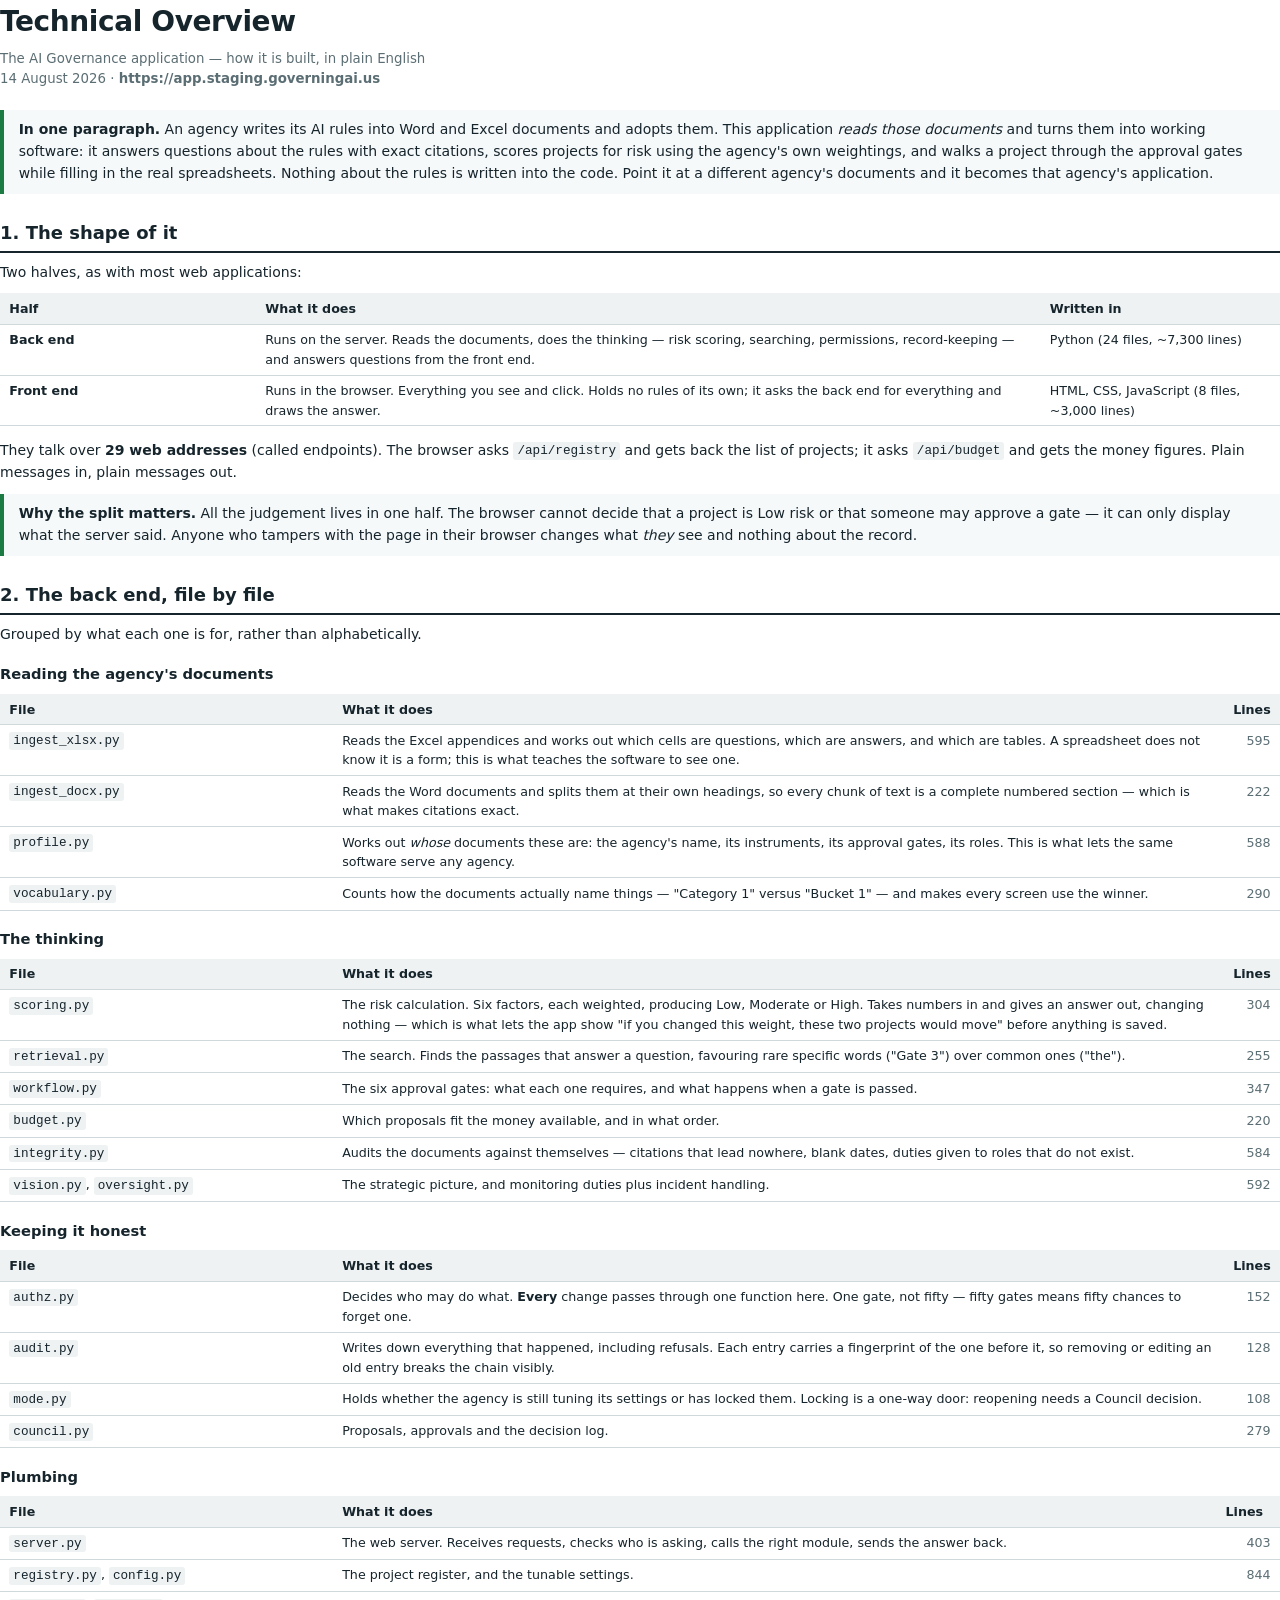
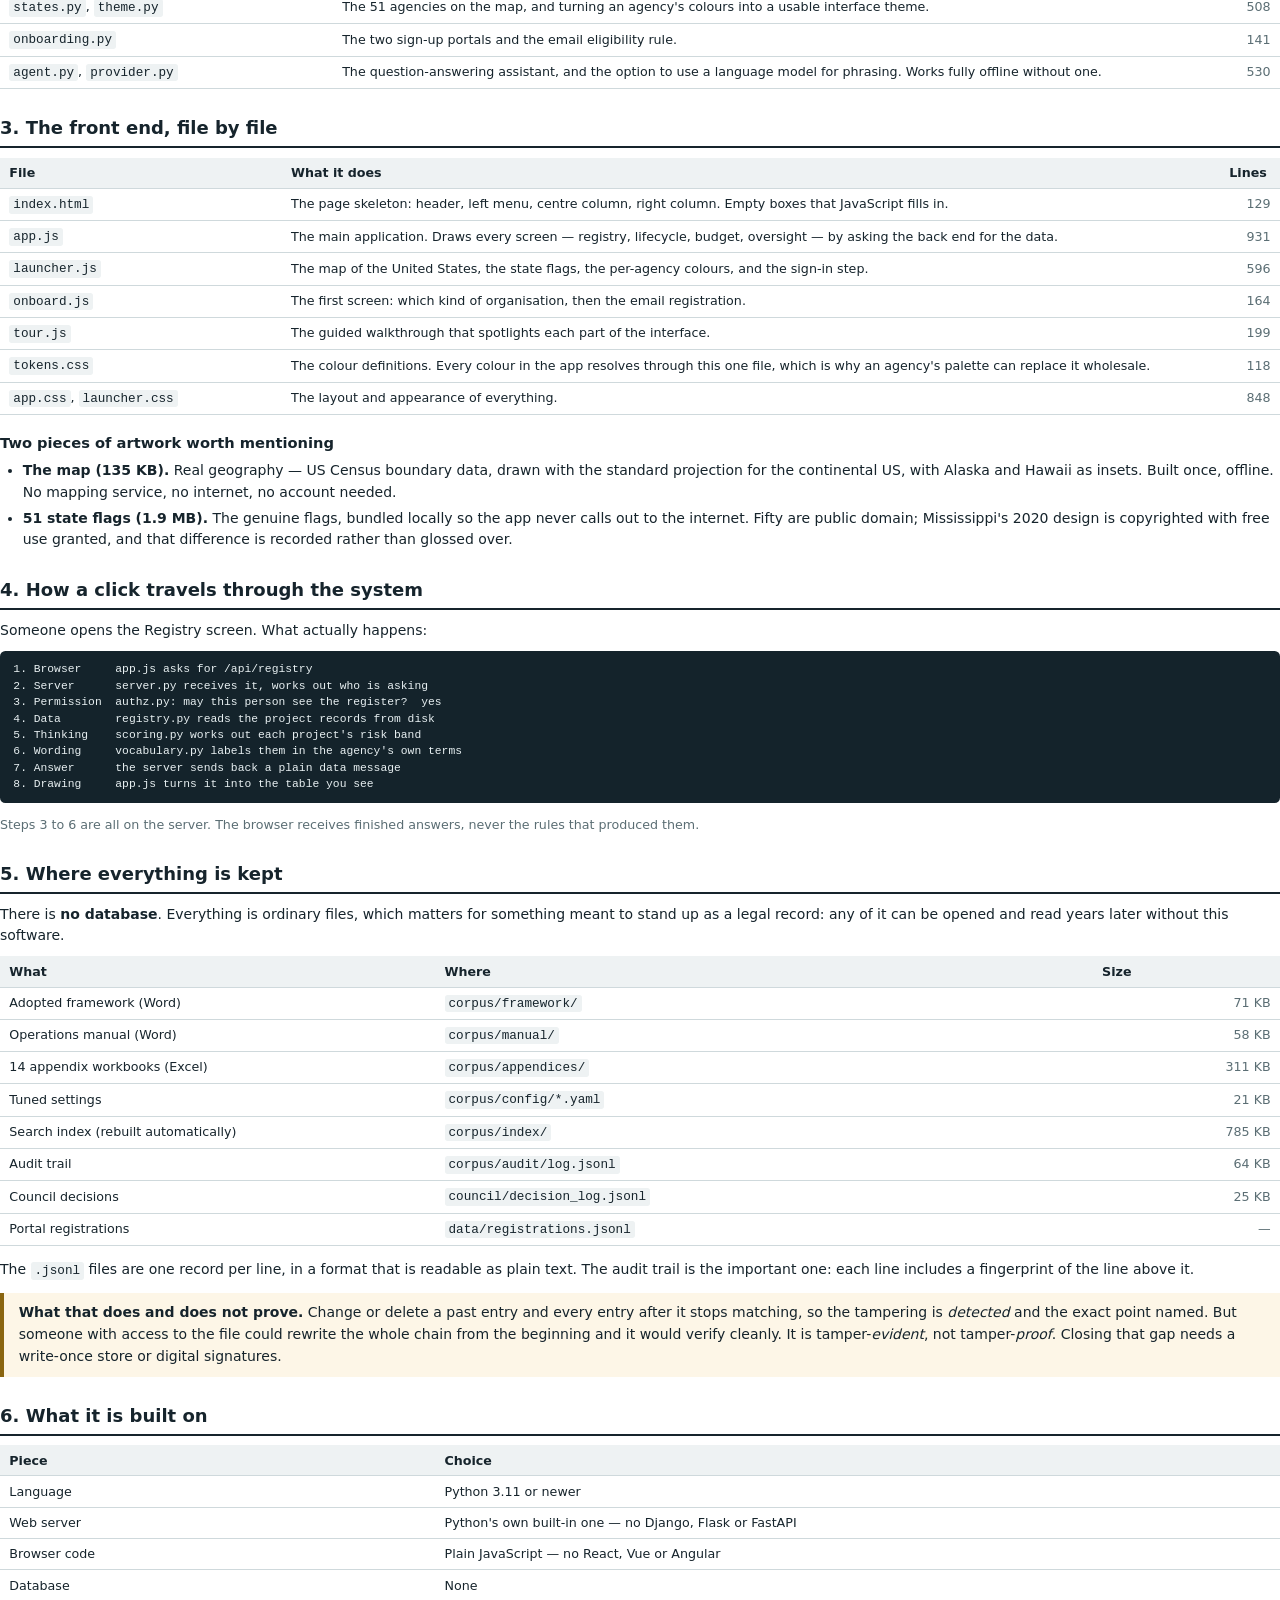
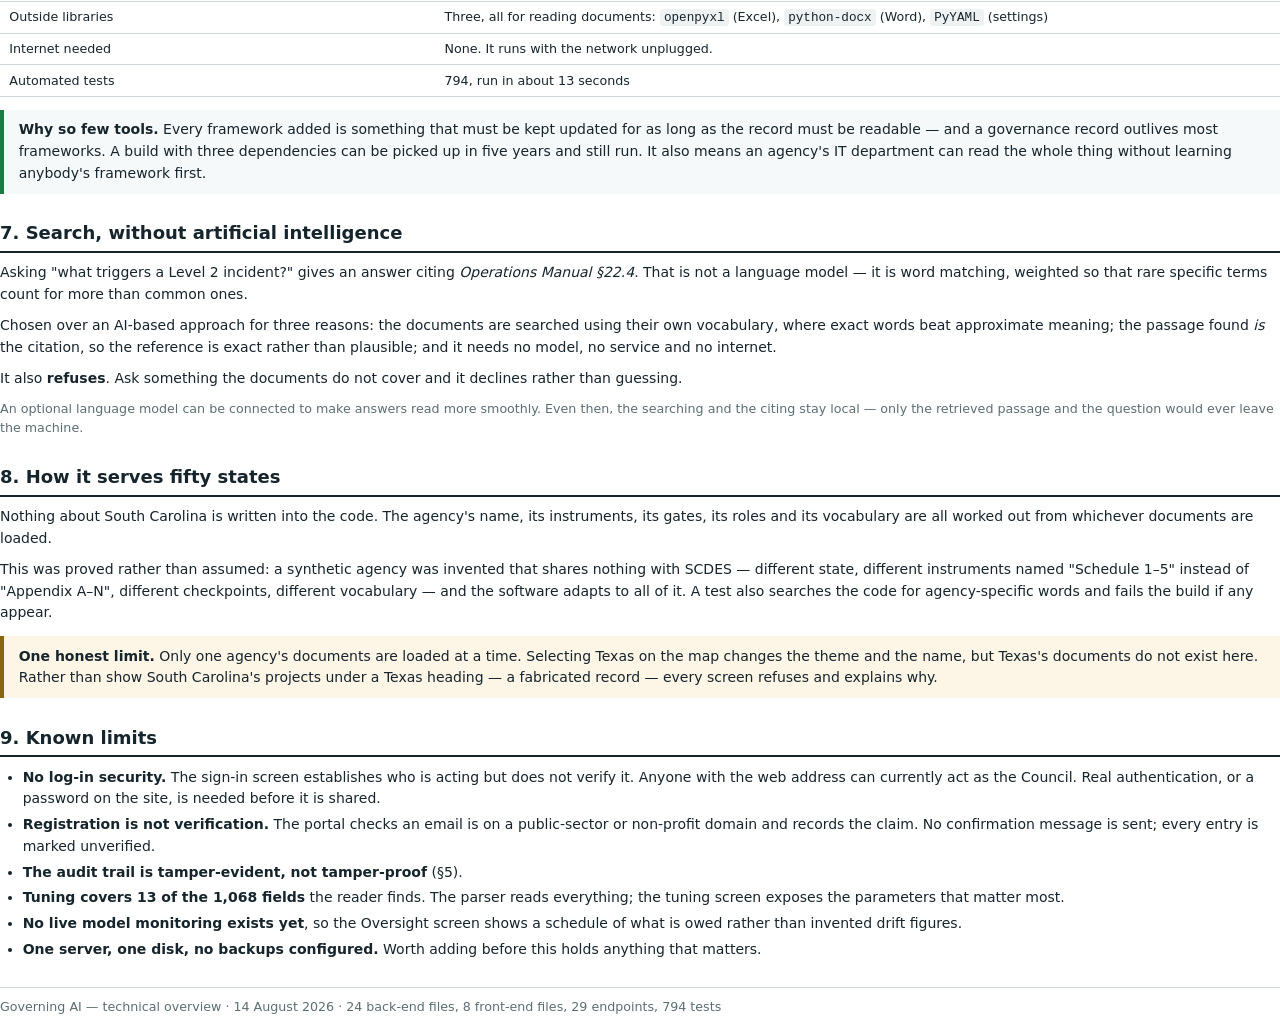
<file: deploy/TECHNICAL_OVERVIEW.html>
<!doctype html>
<html lang="en">
<head>
<meta charset="utf-8">
<title>Technical Overview — Governing AI</title>
<style>
  @page { size: A4; margin: 17mm 15mm; }
  * { box-sizing: border-box; }
  body { font: 10.5pt/1.55 "Segoe UI", system-ui, sans-serif; color: #16242c; margin: 0; }
  h1 { font-size: 21pt; margin: 0 0 4pt; letter-spacing: -.3pt; }
  .sub { color: #5b6e74; font-size: 10pt; margin: 0 0 15pt; }
  h2 { font-size: 13.5pt; margin: 19pt 0 7pt; padding-bottom: 3pt;
       border-bottom: 1.5pt solid #16242c; }
  h3 { font-size: 11pt; margin: 13pt 0 4pt; }
  p { margin: 0 0 7pt; }
  code, pre { font-family: Consolas, "Courier New", monospace; }
  code { background: #eef2f3; padding: 1pt 3pt; border-radius: 2pt; font-size: 9.5pt; }
  pre { background: #14232b; color: #e8f0f2; padding: 8pt 10pt; border-radius: 4pt;
        font-size: 8.5pt; line-height: 1.45; white-space: pre-wrap; margin: 5pt 0 9pt; }
  table { border-collapse: collapse; width: 100%; margin: 6pt 0 10pt; font-size: 9.5pt; }
  th, td { text-align: left; padding: 4pt 7pt; border-bottom: .6pt solid #cfd9dc;
           vertical-align: top; }
  th { background: #eef2f3; font-weight: 600; }
  td.n { text-align: right; white-space: nowrap; color: #5b6e74; }
  .plain { background: #f6f9fa; border-left: 3pt solid #1c7a43;
           padding: 7pt 11pt; margin: 8pt 0; page-break-inside: avoid; }
  .warn { background: #fdf6e7; border-left: 3pt solid #8a6510; padding: 7pt 11pt; margin: 9pt 0; }
  .muted { color: #5b6e74; font-size: 9.5pt; }
  ul { margin: 0 0 8pt; padding-left: 17pt; }
  li { margin-bottom: 3pt; }
  footer { margin-top: 20pt; padding-top: 7pt; border-top: .6pt solid #cfd9dc; }
</style>
</head>
<body>

<h1>Technical Overview</h1>
<p class="sub">The AI Governance application — how it is built, in plain English<br>
14 August 2026 · <strong>https://app.staging.governingai.us</strong></p>

<div class="plain">
  <strong>In one paragraph.</strong> An agency writes its AI rules into Word and
  Excel documents and adopts them. This application <em>reads those documents</em>
  and turns them into working software: it answers questions about the rules with
  exact citations, scores projects for risk using the agency's own weightings, and
  walks a project through the approval gates while filling in the real
  spreadsheets. Nothing about the rules is written into the code. Point it at a
  different agency's documents and it becomes that agency's application.
</div>

<h2>1. The shape of it</h2>

<p>Two halves, as with most web applications:</p>

<table>
  <tr><th style="width:20%">Half</th><th>What it does</th><th>Written in</th></tr>
  <tr><td><strong>Back end</strong></td>
      <td>Runs on the server. Reads the documents, does the thinking — risk
          scoring, searching, permissions, record-keeping — and answers questions
          from the front end.</td>
      <td>Python (24 files, ~7,300 lines)</td></tr>
  <tr><td><strong>Front end</strong></td>
      <td>Runs in the browser. Everything you see and click. Holds no rules of its
          own; it asks the back end for everything and draws the answer.</td>
      <td>HTML, CSS, JavaScript (8 files, ~3,000 lines)</td></tr>
</table>

<p>They talk over <strong>29 web addresses</strong> (called endpoints). The
browser asks <code>/api/registry</code> and gets back the list of projects; it
asks <code>/api/budget</code> and gets the money figures. Plain messages in, plain
messages out.</p>

<div class="plain">
  <strong>Why the split matters.</strong> All the judgement lives in one half.
  The browser cannot decide that a project is Low risk or that someone may
  approve a gate — it can only display what the server said. Anyone who tampers
  with the page in their browser changes what <em>they</em> see and nothing about
  the record.
</div>

<h2>2. The back end, file by file</h2>

<p>Grouped by what each one is for, rather than alphabetically.</p>

<h3>Reading the agency's documents</h3>
<table>
  <tr><th style="width:26%">File</th><th>What it does</th><th class="n">Lines</th></tr>
  <tr><td><code>ingest_xlsx.py</code></td>
      <td>Reads the Excel appendices and works out which cells are questions,
          which are answers, and which are tables. A spreadsheet does not know it
          is a form; this is what teaches the software to see one.</td><td class="n">595</td></tr>
  <tr><td><code>ingest_docx.py</code></td>
      <td>Reads the Word documents and splits them at their own headings, so every
          chunk of text is a complete numbered section — which is what makes
          citations exact.</td><td class="n">222</td></tr>
  <tr><td><code>profile.py</code></td>
      <td>Works out <em>whose</em> documents these are: the agency's name, its
          instruments, its approval gates, its roles. This is what lets the same
          software serve any agency.</td><td class="n">588</td></tr>
  <tr><td><code>vocabulary.py</code></td>
      <td>Counts how the documents actually name things — "Category 1" versus
          "Bucket 1" — and makes every screen use the winner.</td><td class="n">290</td></tr>
</table>

<h3>The thinking</h3>
<table>
  <tr><th style="width:26%">File</th><th>What it does</th><th class="n">Lines</th></tr>
  <tr><td><code>scoring.py</code></td>
      <td>The risk calculation. Six factors, each weighted, producing Low, Moderate
          or High. Takes numbers in and gives an answer out, changing nothing —
          which is what lets the app show "if you changed this weight, these two
          projects would move" before anything is saved.</td><td class="n">304</td></tr>
  <tr><td><code>retrieval.py</code></td>
      <td>The search. Finds the passages that answer a question, favouring rare
          specific words ("Gate 3") over common ones ("the").</td><td class="n">255</td></tr>
  <tr><td><code>workflow.py</code></td>
      <td>The six approval gates: what each one requires, and what happens when a
          gate is passed.</td><td class="n">347</td></tr>
  <tr><td><code>budget.py</code></td>
      <td>Which proposals fit the money available, and in what order.</td><td class="n">220</td></tr>
  <tr><td><code>integrity.py</code></td>
      <td>Audits the documents against themselves — citations that lead nowhere,
          blank dates, duties given to roles that do not exist.</td><td class="n">584</td></tr>
  <tr><td><code>vision.py</code>, <code>oversight.py</code></td>
      <td>The strategic picture, and monitoring duties plus incident
          handling.</td><td class="n">592</td></tr>
</table>

<h3>Keeping it honest</h3>
<table>
  <tr><th style="width:26%">File</th><th>What it does</th><th class="n">Lines</th></tr>
  <tr><td><code>authz.py</code></td>
      <td>Decides who may do what. <strong>Every</strong> change passes through one
          function here. One gate, not fifty — fifty gates means fifty chances to
          forget one.</td><td class="n">152</td></tr>
  <tr><td><code>audit.py</code></td>
      <td>Writes down everything that happened, including refusals. Each entry
          carries a fingerprint of the one before it, so removing or editing an
          old entry breaks the chain visibly.</td><td class="n">128</td></tr>
  <tr><td><code>mode.py</code></td>
      <td>Holds whether the agency is still tuning its settings or has locked them.
          Locking is a one-way door: reopening needs a Council decision.</td><td class="n">108</td></tr>
  <tr><td><code>council.py</code></td>
      <td>Proposals, approvals and the decision log.</td><td class="n">279</td></tr>
</table>

<h3>Plumbing</h3>
<table>
  <tr><th style="width:26%">File</th><th>What it does</th><th class="n">Lines</th></tr>
  <tr><td><code>server.py</code></td>
      <td>The web server. Receives requests, checks who is asking, calls the right
          module, sends the answer back.</td><td class="n">403</td></tr>
  <tr><td><code>registry.py</code>, <code>config.py</code></td>
      <td>The project register, and the tunable settings.</td><td class="n">844</td></tr>
  <tr><td><code>states.py</code>, <code>theme.py</code></td>
      <td>The 51 agencies on the map, and turning an agency's colours into a usable
          interface theme.</td><td class="n">508</td></tr>
  <tr><td><code>onboarding.py</code></td>
      <td>The two sign-up portals and the email eligibility rule.</td><td class="n">141</td></tr>
  <tr><td><code>agent.py</code>, <code>provider.py</code></td>
      <td>The question-answering assistant, and the option to use a language model
          for phrasing. Works fully offline without one.</td><td class="n">530</td></tr>
</table>

<h2>3. The front end, file by file</h2>

<table>
  <tr><th style="width:22%">File</th><th>What it does</th><th class="n">Lines</th></tr>
  <tr><td><code>index.html</code></td>
      <td>The page skeleton: header, left menu, centre column, right column. Empty
          boxes that JavaScript fills in.</td><td class="n">129</td></tr>
  <tr><td><code>app.js</code></td>
      <td>The main application. Draws every screen — registry, lifecycle, budget,
          oversight — by asking the back end for the data.</td><td class="n">931</td></tr>
  <tr><td><code>launcher.js</code></td>
      <td>The map of the United States, the state flags, the per-agency colours,
          and the sign-in step.</td><td class="n">596</td></tr>
  <tr><td><code>onboard.js</code></td>
      <td>The first screen: which kind of organisation, then the email
          registration.</td><td class="n">164</td></tr>
  <tr><td><code>tour.js</code></td>
      <td>The guided walkthrough that spotlights each part of the interface.</td><td class="n">199</td></tr>
  <tr><td><code>tokens.css</code></td>
      <td>The colour definitions. Every colour in the app resolves through this
          one file, which is why an agency's palette can replace it
          wholesale.</td><td class="n">118</td></tr>
  <tr><td><code>app.css</code>, <code>launcher.css</code></td>
      <td>The layout and appearance of everything.</td><td class="n">848</td></tr>
</table>

<h3>Two pieces of artwork worth mentioning</h3>
<ul>
  <li><strong>The map (135 KB).</strong> Real geography — US Census boundary data,
      drawn with the standard projection for the continental US, with Alaska and
      Hawaii as insets. Built once, offline. No mapping service, no internet, no
      account needed.</li>
  <li><strong>51 state flags (1.9 MB).</strong> The genuine flags, bundled locally
      so the app never calls out to the internet. Fifty are public domain;
      Mississippi's 2020 design is copyrighted with free use granted, and that
      difference is recorded rather than glossed over.</li>
</ul>

<h2>4. How a click travels through the system</h2>

<p>Someone opens the Registry screen. What actually happens:</p>

<pre>1. Browser     app.js asks for /api/registry
2. Server      server.py receives it, works out who is asking
3. Permission  authz.py: may this person see the register?  yes
4. Data        registry.py reads the project records from disk
5. Thinking    scoring.py works out each project's risk band
6. Wording     vocabulary.py labels them in the agency's own terms
7. Answer      the server sends back a plain data message
8. Drawing     app.js turns it into the table you see</pre>

<p class="muted">Steps 3 to 6 are all on the server. The browser receives finished
answers, never the rules that produced them.</p>

<h2>5. Where everything is kept</h2>

<p>There is <strong>no database</strong>. Everything is ordinary files, which
matters for something meant to stand up as a legal record: any of it can be opened
and read years later without this software.</p>

<table>
  <tr><th style="width:34%">What</th><th>Where</th><th class="n">Size</th></tr>
  <tr><td>Adopted framework (Word)</td><td><code>corpus/framework/</code></td><td class="n">71 KB</td></tr>
  <tr><td>Operations manual (Word)</td><td><code>corpus/manual/</code></td><td class="n">58 KB</td></tr>
  <tr><td>14 appendix workbooks (Excel)</td><td><code>corpus/appendices/</code></td><td class="n">311 KB</td></tr>
  <tr><td>Tuned settings</td><td><code>corpus/config/*.yaml</code></td><td class="n">21 KB</td></tr>
  <tr><td>Search index (rebuilt automatically)</td><td><code>corpus/index/</code></td><td class="n">785 KB</td></tr>
  <tr><td>Audit trail</td><td><code>corpus/audit/log.jsonl</code></td><td class="n">64 KB</td></tr>
  <tr><td>Council decisions</td><td><code>council/decision_log.jsonl</code></td><td class="n">25 KB</td></tr>
  <tr><td>Portal registrations</td><td><code>data/registrations.jsonl</code></td><td class="n">—</td></tr>
</table>

<p>The <code>.jsonl</code> files are one record per line, in a format that is
readable as plain text. The audit trail is the important one: each line includes a
fingerprint of the line above it.</p>

<div class="warn">
  <strong>What that does and does not prove.</strong> Change or delete a past entry
  and every entry after it stops matching, so the tampering is <em>detected</em> and
  the exact point named. But someone with access to the file could rewrite the whole
  chain from the beginning and it would verify cleanly. It is tamper-<em>evident</em>,
  not tamper-<em>proof</em>. Closing that gap needs a write-once store or digital
  signatures.
</div>

<h2>6. What it is built on</h2>

<table>
  <tr><th style="width:34%">Piece</th><th>Choice</th></tr>
  <tr><td>Language</td><td>Python 3.11 or newer</td></tr>
  <tr><td>Web server</td><td>Python's own built-in one — no Django, Flask or FastAPI</td></tr>
  <tr><td>Browser code</td><td>Plain JavaScript — no React, Vue or Angular</td></tr>
  <tr><td>Database</td><td>None</td></tr>
  <tr><td>Outside libraries</td><td>Three, all for reading documents: <code>openpyxl</code> (Excel),
      <code>python-docx</code> (Word), <code>PyYAML</code> (settings)</td></tr>
  <tr><td>Internet needed</td><td>None. It runs with the network unplugged.</td></tr>
  <tr><td>Automated tests</td><td>794, run in about 13 seconds</td></tr>
</table>

<div class="plain">
  <strong>Why so few tools.</strong> Every framework added is something that must
  be kept updated for as long as the record must be readable — and a governance
  record outlives most frameworks. A build with three dependencies can be picked up
  in five years and still run. It also means an agency's IT department can read the
  whole thing without learning anybody's framework first.
</div>

<h2>7. Search, without artificial intelligence</h2>

<p>Asking "what triggers a Level 2 incident?" gives an answer citing
<em>Operations Manual §22.4</em>. That is not a language model — it is word
matching, weighted so that rare specific terms count for more than common ones.</p>

<p>Chosen over an AI-based approach for three reasons: the documents are searched
using their own vocabulary, where exact words beat approximate meaning; the passage
found <em>is</em> the citation, so the reference is exact rather than plausible;
and it needs no model, no service and no internet.</p>

<p>It also <strong>refuses</strong>. Ask something the documents do not cover and it
declines rather than guessing.</p>

<p class="muted">An optional language model can be connected to make answers read
more smoothly. Even then, the searching and the citing stay local — only the
retrieved passage and the question would ever leave the machine.</p>

<h2>8. How it serves fifty states</h2>

<p>Nothing about South Carolina is written into the code. The agency's name, its
instruments, its gates, its roles and its vocabulary are all worked out from
whichever documents are loaded.</p>

<p>This was proved rather than assumed: a synthetic agency was invented that shares
nothing with SCDES — different state, different instruments named "Schedule 1–5"
instead of "Appendix A–N", different checkpoints, different vocabulary — and the
software adapts to all of it. A test also searches the code for agency-specific
words and fails the build if any appear.</p>

<div class="warn">
  <strong>One honest limit.</strong> Only one agency's documents are loaded at a
  time. Selecting Texas on the map changes the theme and the name, but Texas's
  documents do not exist here. Rather than show South Carolina's projects under a
  Texas heading — a fabricated record — every screen refuses and explains why.
</div>

<h2>9. Known limits</h2>
<ul>
  <li><strong>No log-in security.</strong> The sign-in screen establishes who is
      acting but does not verify it. Anyone with the web address can currently act
      as the Council. Real authentication, or a password on the site, is needed
      before it is shared.</li>
  <li><strong>Registration is not verification.</strong> The portal checks an email
      is on a public-sector or non-profit domain and records the claim. No
      confirmation message is sent; every entry is marked unverified.</li>
  <li><strong>The audit trail is tamper-evident, not tamper-proof</strong> (§5).</li>
  <li><strong>Tuning covers 13 of the 1,068 fields</strong> the reader finds. The
      parser reads everything; the tuning screen exposes the parameters that
      matter most.</li>
  <li><strong>No live model monitoring exists yet</strong>, so the Oversight screen
      shows a schedule of what is owed rather than invented drift figures.</li>
  <li><strong>One server, one disk, no backups configured.</strong> Worth adding
      before this holds anything that matters.</li>
</ul>

<footer class="muted">
  Governing AI — technical overview · 14 August 2026 · 24 back-end files,
  8 front-end files, 29 endpoints, 794 tests
</footer>

</body>
</html>
</file>
